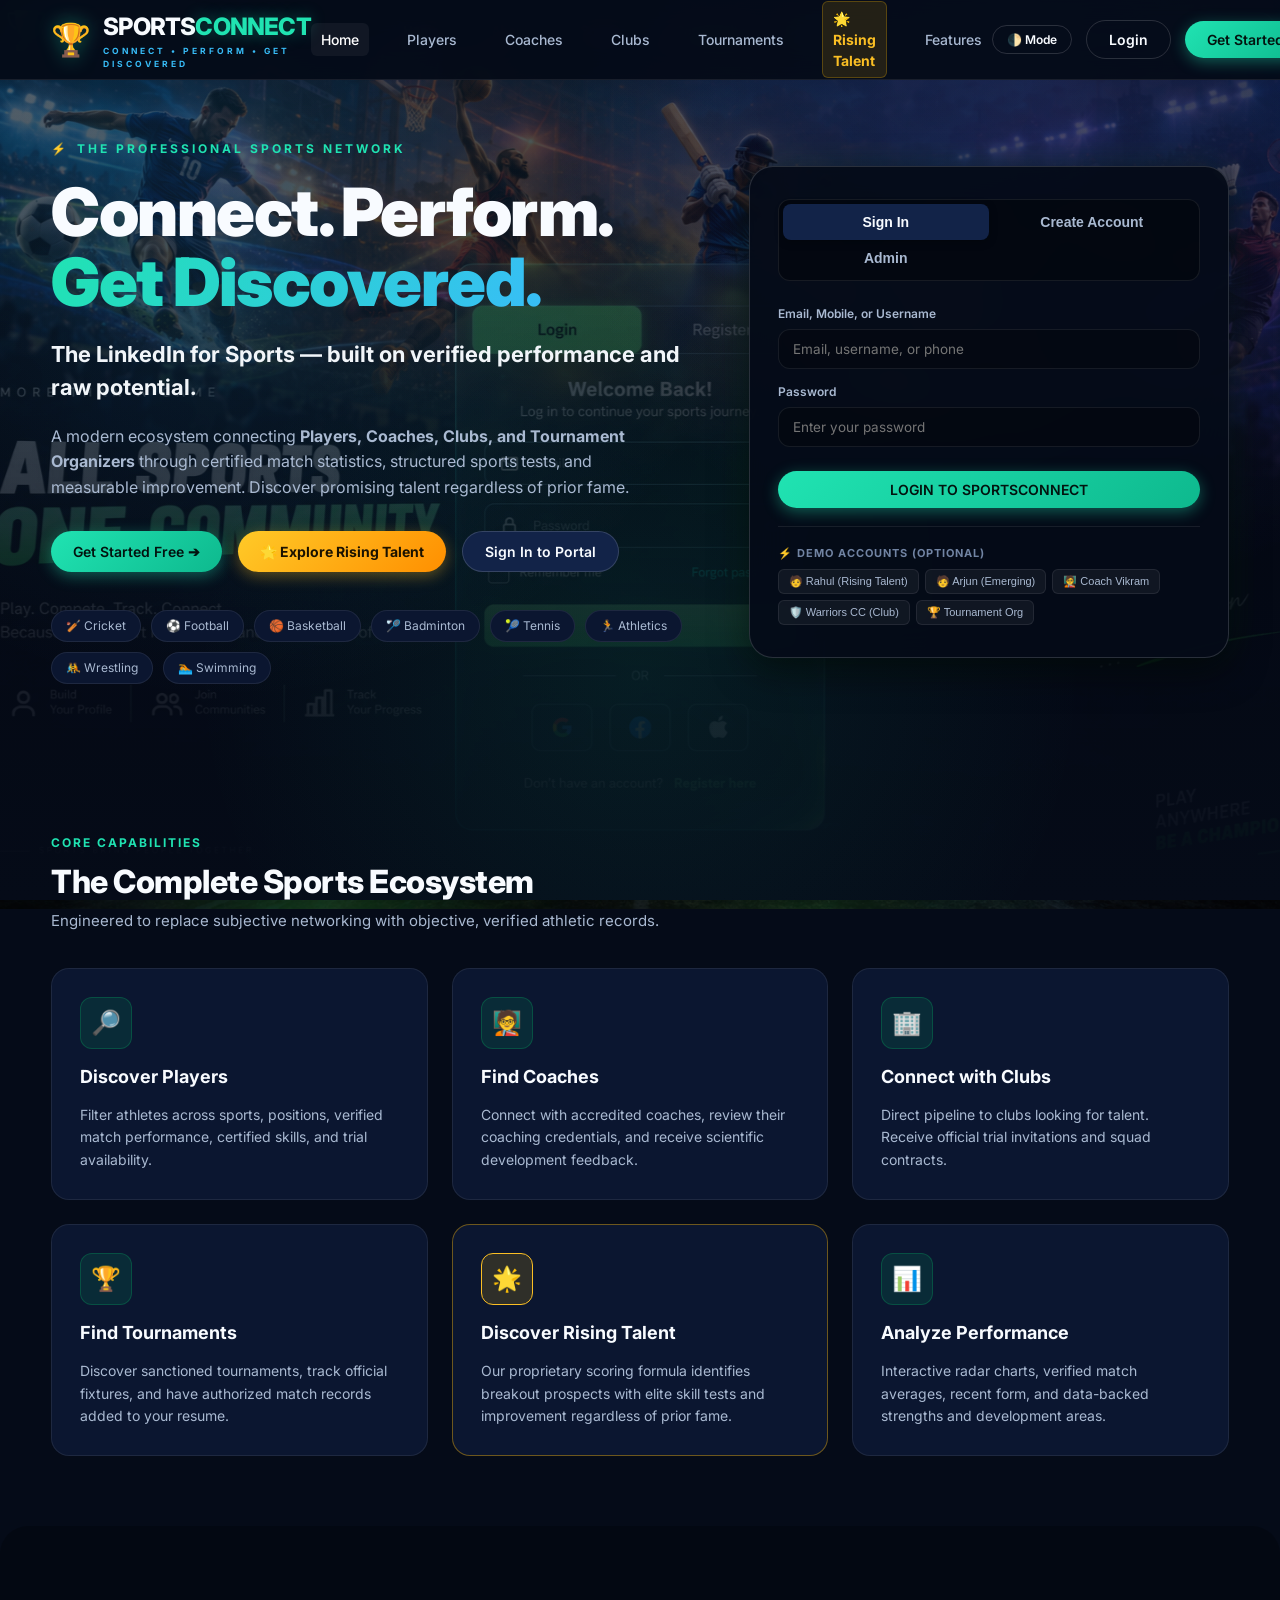
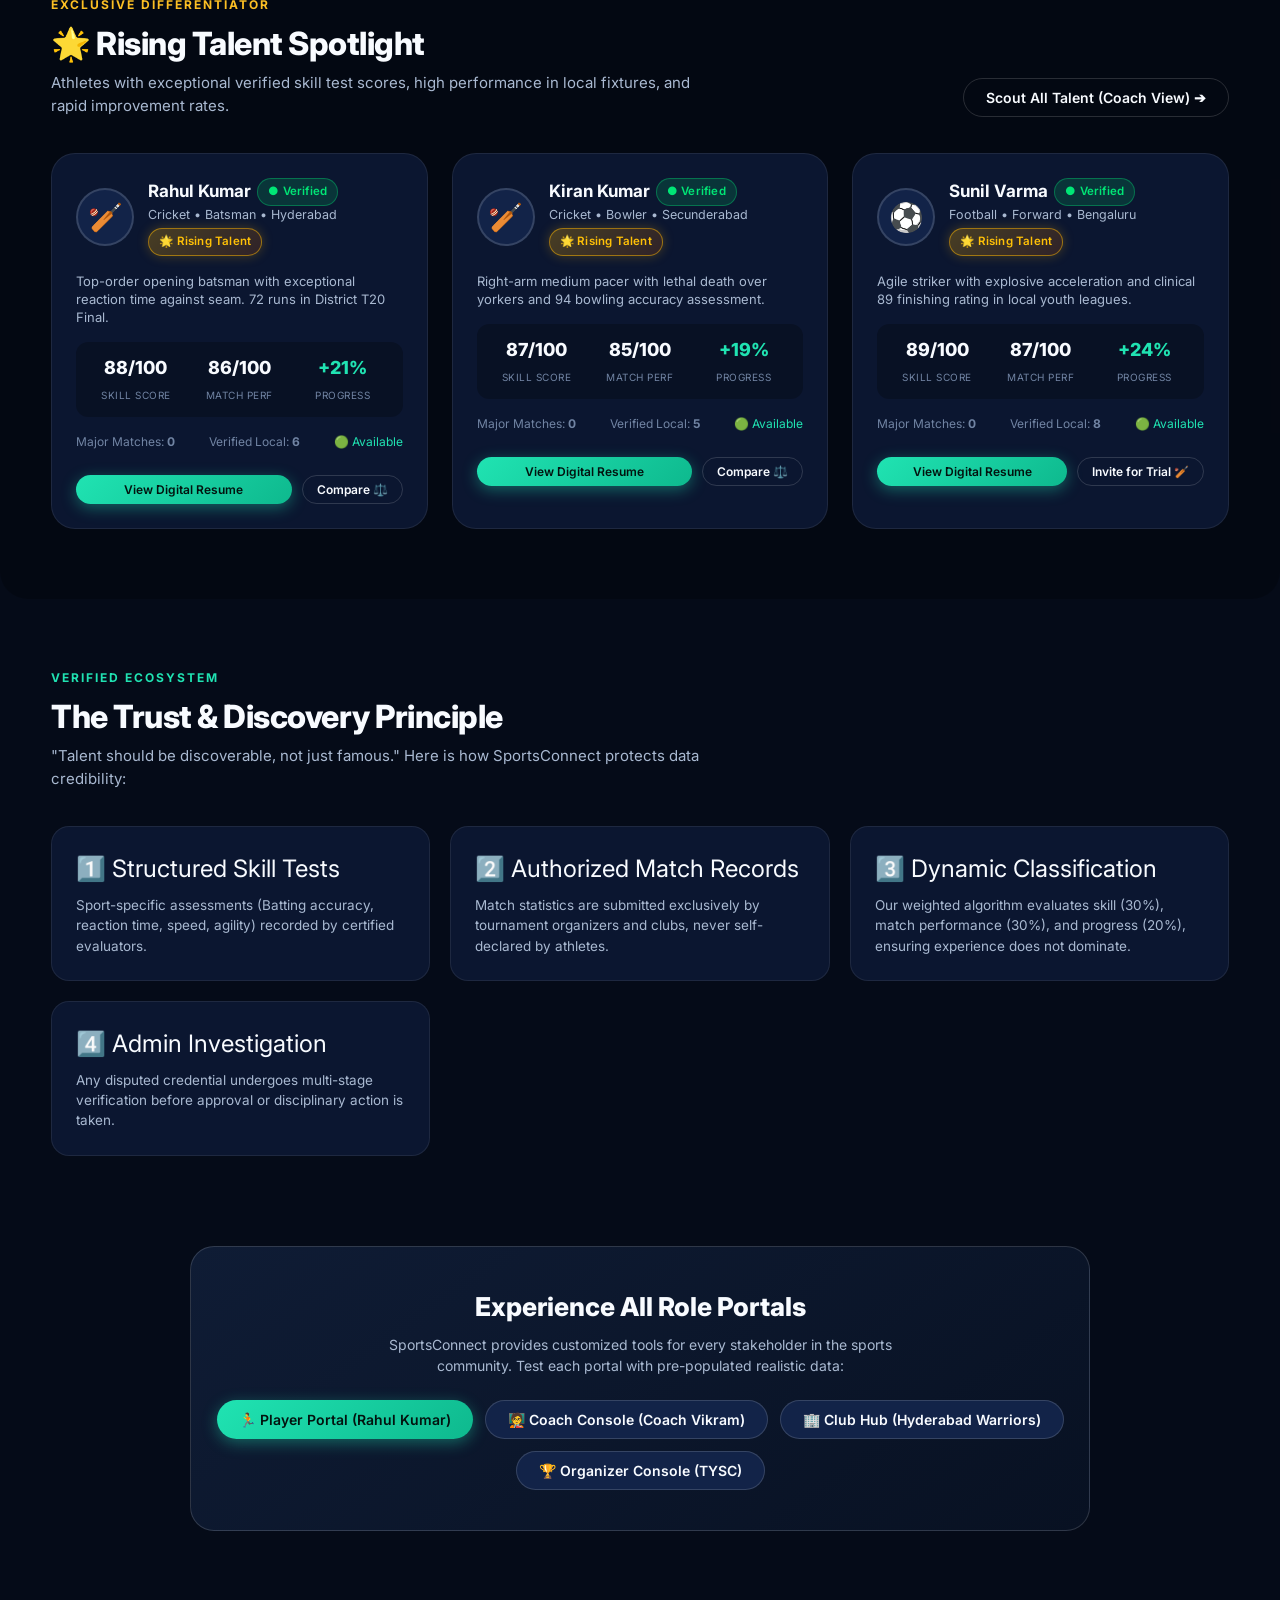
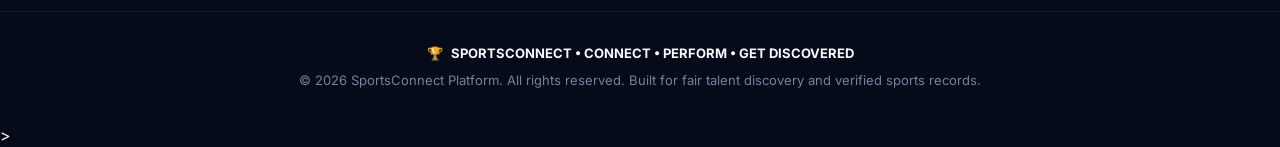
<file: index.html>
<!DOCTYPE html>
<html lang="en">
<head>
  <meta charset="UTF-8">
  <meta name="viewport" content="width=device-width, initial-scale=1.0">
  <title>SportsConnect | The LinkedIn for Sports — Connect. Perform. Get Discovered.</title>
  <link rel="icon" type="image/svg+xml" href="/favicon.svg">
  <link rel="preconnect" href="https://fonts.googleapis.com">
  <link rel="preconnect" href="https://fonts.gstatic.com" crossorigin>
  <link href="https://fonts.googleapis.com/css2?family=Inter:wght@400;500;600;700;800;900&display=swap" rel="stylesheet">
  <link rel="stylesheet" href="style.css">
</head>
<body>

  <!-- Dynamic Stadium Backdrop -->
  <div class="page-bg"></div>
  <div class="bg-overlay"></div>

  <!-- Top Navigation Bar -->
  <header class="navbar">
    <a class="brand" href="#home">
      <div class="brand-icon">🏆</div>
      <div>
        <div class="brand-name">SPORTS<span>CONNECT</span></div>
        <div class="brand-tagline">Connect • Perform • Get Discovered</div>
      </div>
    </a>

    <nav class="main-nav">
      <a href="#home" class="active">Home</a>
      <a href="discover.html?tab=players">Players</a>
      <a href="discover.html?tab=coaches">Coaches</a>
      <a href="discover.html?tab=clubs">Clubs</a>
      <a href="discover.html?tab=tournaments">Tournaments</a>
      <a href="discover.html?tab=rising" class="highlight">🌟 Rising Talent</a>
      <a href="#features">Features</a>
    </nav>

    <div class="nav-actions">
      <button class="btn btn-outline btn-sm" onclick="UIController.toggleTheme()" title="Toggle Dark/Light Mode">🌓 Mode</button>
      <button class="btn btn-outline" onclick="openAuthModal('login')">Login</button>
      <button class="btn btn-primary" onclick="openAuthModal('register')">Get Started</button>
    </div>
  </header>

  <!-- Hero Section -->
  <main id="home">
    <div class="hero-container">
      <div class="hero-content">
        <div class="hero-eyebrow">
          <span>⚡</span> THE PROFESSIONAL SPORTS NETWORK
        </div>

        <h1 class="hero-title">
          Connect. Perform.<br>
          <span class="accent">Get Discovered.</span>
        </h1>

        <div class="hero-tagline">
          The LinkedIn for Sports — built on verified performance and raw potential.
        </div>

        <p class="hero-description">
          A modern ecosystem connecting <b>Players, Coaches, Clubs, and Tournament Organizers</b> through certified match statistics, structured sports tests, and measurable improvement. 
          Discover promising talent regardless of prior fame.
        </p>

        <div class="hero-actions">
          <button class="btn btn-primary" onclick="openAuthModal('register')">
            Get Started Free ➔
          </button>
          <a href="#rising-talent" class="btn btn-gold">
            🌟 Explore Rising Talent
          </a>
          <button class="btn btn-secondary" onclick="openAuthModal('login')">
            Sign In to Portal
          </button>
        </div>

        <div class="sports-ticker">
          <span class="sport-pill">🏏 Cricket</span>
          <span class="sport-pill">⚽ Football</span>
          <span class="sport-pill">🏀 Basketball</span>
          <span class="sport-pill">🏸 Badminton</span>
          <span class="sport-pill">🎾 Tennis</span>
          <span class="sport-pill">🏃 Athletics</span>
          <span class="sport-pill">🤼 Wrestling</span>
          <span class="sport-pill">🏊 Swimming</span>
        </div>
      </div>

      <!-- Hero Interactive Card (Fast Access & Auth) -->
      <div class="auth-box" id="heroAuthCard">
        <div class="auth-tabs">
          <button id="tabLogin" class="auth-tab active" onclick="switchLandingTab('login')">Sign In</button>
          <button id="tabRegister" class="auth-tab" onclick="switchLandingTab('register')">Create Account</button>
          <button id="tabAdmin" class="auth-tab" onclick="switchLandingTab('admin')">Admin</button>
        </div>

        <!-- Login Form -->
        <div id="landingLoginView">
          <div class="form-group">
            <label class="form-label">Email, Mobile, or Username</label>
            <input id="loginIdent" class="form-input" placeholder="Email, username, or phone" autocomplete="username">
          </div>
          <div class="form-group">
            <label class="form-label">Password</label>
            <input id="loginPass" type="password" class="form-input" placeholder="Enter your password" autocomplete="current-password">
          </div>

          <button class="btn btn-primary" style="width:100%; margin-top:10px;" onclick="handleLandingLogin()">
            LOGIN TO SPORTSCONNECT
          </button>

          <div class="quick-login-pills">
            <div class="quick-title">⚡ Demo Accounts (optional)</div>
            <div class="demo-pill-row">
              <button class="demo-pill" onclick="SessionManager.switchDemoUser('player1')">🧑 Rahul (Rising Talent)</button>
              <button class="demo-pill" onclick="SessionManager.switchDemoUser('player2')">🧑 Arjun (Emerging)</button>
              <button class="demo-pill" onclick="SessionManager.switchDemoUser('coach')">🧑‍🏫 Coach Vikram</button>
              <button class="demo-pill" onclick="SessionManager.switchDemoUser('club')">🛡️ Warriors CC (Club)</button>
              <button class="demo-pill" onclick="SessionManager.switchDemoUser('organizer')">🏆 Tournament Org</button>
            </div>
          </div>
        </div>

        <!-- Admin Login Form -->
        <div id="landingAdminView" style="display:none;">
          <div class="quick-title" style="margin-bottom:8px;">🔐 ADMINISTRATOR LOGIN</div>
          <div class="form-group">
            <label class="form-label">Admin Username</label>
            <input id="adminIdent" class="form-input" placeholder="Admin username" autocomplete="username">
          </div>
          <div class="form-group">
            <label class="form-label">Admin Password</label>
            <input id="adminPass" type="password" class="form-input" placeholder="Admin password" autocomplete="current-password">
          </div>
          <div class="form-group">
            <label class="form-label">Authenticator Code <span style="color:var(--text-muted);font-weight:400;">(if MFA is enabled)</span></label>
            <input id="adminTotpCode" class="form-input" inputmode="numeric" pattern="[0-9]{6}" maxlength="6" placeholder="6-digit code" autocomplete="one-time-code" aria-describedby="adminMfaHint">
            <small id="adminMfaHint" style="color:var(--text-muted);">Enter the current code from your authenticator app when administrator MFA is configured.</small>
          </div>
          <button class="btn btn-primary" style="width:100%; margin-top:10px;" onclick="handleLandingAdminLogin()">
            LOGIN AS ADMIN
          </button>
          <p style="font-size:12px;color:var(--text-muted);margin-top:10px;">Admin access is restricted to the authorized administrator account.</p>
        </div>

        <!-- Registration Form -->
        <div id="landingRegisterView" style="display:none;">
          <div class="quick-title" style="margin-bottom:8px;">SELECT ACCOUNT TYPE</div>
          <div class="role-select-grid">
            <button class="role-btn selected" id="roleBtnPlayer" onclick="selectRole('Player')"><span class="icon">🏃</span><div><b>Player</b><small>Get Discovered</small></div></button>
            <button class="role-btn" id="roleBtnCoach" onclick="selectRole('Coach')"><span class="icon">🧑‍🏫</span><div><b>Coach</b><small>Scout & Train</small></div></button>
            <button class="role-btn" id="roleBtnClub" onclick="selectRole('Club')"><span class="icon">🏢</span><div><b>Club</b><small>Recruit Squads</small></div></button>
            <button class="role-btn" id="roleBtnOrganizer" onclick="selectRole('Organizer')"><span class="icon">🏆</span><div><b>Organizer</b><small>Host & Verify</small></div></button>
            <button class="role-btn" id="roleBtnReferee" onclick="selectRole('Referee')"><span class="icon">🧑‍⚖️</span><div><b>Referee</b><small>Manage Games</small></div></button>
          </div>
          <div class="form-group"><label class="form-label">Full Name</label><input id="regName" class="form-input" placeholder="Full name" required></div>
          <div style="display:grid;grid-template-columns:1fr 1fr;gap:10px;">
            <div class="form-group"><label class="form-label">Username</label><input id="regUsername" class="form-input" placeholder="Choose username" required></div>
            <div class="form-group"><label class="form-label">Phone</label><input id="regPhone" class="form-input" placeholder="Phone number" required></div>
          </div>
          <div style="display:grid;grid-template-columns:1fr 1fr;gap:10px;">
            <div class="form-group"><label class="form-label">Email</label><input id="regEmail" type="email" class="form-input" placeholder="Email address" required></div>
            <div class="form-group"><label class="form-label">Password</label><input id="regPassword" type="password" class="form-input" placeholder="Create password (8+ chars)" minlength="8" required></div>
          </div>
          <div id="registrationRoleDetails"></div>
          <button class="btn btn-primary" style="width:100%;margin-top:10px;" onclick="handleLandingRegister()">CREATE SPORTSCONNECT ACCOUNT</button>
        </div>
      </div>
    </div>
  </main>



  <!-- Single-page authenticated application -->
  <section id="indexApp" class="section" style="display:none; padding-top:110px; min-height:80vh;">
    <div class="section-header">
      <div>
        <div class="section-tag">SPORTSCONNECT PORTAL</div>
        <h2 class="section-title" id="indexAppTitle">Welcome</h2>
        <p class="section-subtitle" id="indexAppSubtitle">Your account dashboard.</p>
      </div>
      <button class="btn btn-outline" onclick="SessionManager.logout()">Logout</button>
    </div>
    <div id="indexUserCard" class="feature-card" style="margin-bottom:18px;"></div>
    <div id="indexRoleNav" class="features-grid"></div>
    <div id="indexRoleContent" style="margin-top:18px;"></div>
  </section>

  <!-- Key Features Section -->
  <section id="features" class="section">
    <div class="section-header">
      <div>
        <div class="section-tag">CORE CAPABILITIES</div>
        <h2 class="section-title">The Complete Sports Ecosystem</h2>
        <p class="section-subtitle">
          Engineered to replace subjective networking with objective, verified athletic records.
        </p>
      </div>
    </div>

    <div class="features-grid">
      <div class="feature-card">
        <div class="feature-icon-wrapper">🔎</div>
        <h3>Discover Players</h3>
        <p>Filter athletes across sports, positions, verified match performance, certified skills, and trial availability.</p>
      </div>
      <div class="feature-card">
        <div class="feature-icon-wrapper">🧑‍🏫</div>
        <h3>Find Coaches</h3>
        <p>Connect with accredited coaches, review their coaching credentials, and receive scientific development feedback.</p>
      </div>
      <div class="feature-card">
        <div class="feature-icon-wrapper">🏢</div>
        <h3>Connect with Clubs</h3>
        <p>Direct pipeline to clubs looking for talent. Receive official trial invitations and squad contracts.</p>
      </div>
      <div class="feature-card">
        <div class="feature-icon-wrapper">🏆</div>
        <h3>Find Tournaments</h3>
        <p>Discover sanctioned tournaments, track official fixtures, and have authorized match records added to your resume.</p>
      </div>
      <div class="feature-card" style="border-color: rgba(255, 184, 0, 0.4);">
        <div class="feature-icon-wrapper" style="background: rgba(255, 184, 0, 0.15); color: var(--gold); border-color: var(--gold);">🌟</div>
        <h3>Discover Rising Talent</h3>
        <p>Our proprietary scoring formula identifies breakout prospects with elite skill tests and improvement regardless of prior fame.</p>
      </div>
      <div class="feature-card">
        <div class="feature-icon-wrapper">📊</div>
        <h3>Analyze Performance</h3>
        <p>Interactive radar charts, verified match averages, recent form, and data-backed strengths and development areas.</p>
      </div>
    </div>
  </section>

  <!-- 🌟 Rising Talent Spotlight Section -->
  <section id="rising-talent" class="section" style="background: rgba(0, 0, 0, 0.25); border-radius: 28px;">
    <div class="section-header">
      <div>
        <div class="section-tag" style="color:var(--gold);">EXCLUSIVE DIFFERENTIATOR</div>
        <h2 class="section-title">🌟 Rising Talent Spotlight</h2>
        <p class="section-subtitle">
          Athletes with exceptional verified skill test scores, high performance in local fixtures, and rapid improvement rates.
        </p>
      </div>
      <div>
        <button class="btn btn-outline" onclick="SessionManager.switchDemoUser('coach')">
          Scout All Talent (Coach View) ➔
        </button>
      </div>
    </div>

    <div class="talent-grid">
      <!-- Player 1: Rahul Kumar -->
      <div class="talent-card">
        <div class="talent-header">
          <div class="talent-avatar">🏏</div>
          <div class="talent-meta">
            <h4>Rahul Kumar <span class="badge badge-verified">● Verified</span></h4>
            <div class="talent-subtitle">Cricket • Batsman • Hyderabad</div>
            <div class="badge badge-rising" style="margin-top:4px;">🌟 Rising Talent</div>
          </div>
        </div>

        <p style="font-size:13px; color:var(--text-secondary); line-height:1.4;">
          Top-order opening batsman with exceptional reaction time against seam. 72 runs in District T20 Final.
        </p>

        <div class="talent-metrics-row">
          <div class="metric-box">
            <strong>88/100</strong>
            <small>Skill Score</small>
          </div>
          <div class="metric-box">
            <strong>86/100</strong>
            <small>Match Perf</small>
          </div>
          <div class="metric-box">
            <strong class="progress-up">+21%</strong>
            <small>Progress</small>
          </div>
        </div>

        <div style="font-size:12px; color:var(--text-muted); display:flex; justify-content:space-between;">
          <span>Major Matches: <b>0</b></span>
          <span>Verified Local: <b>6</b></span>
          <span style="color:var(--primary);">🟢 Available</span>
        </div>

        <div style="display:flex; gap:10px; margin-top:8px;">
          <button class="btn btn-primary btn-sm" style="flex:1;" onclick="SessionManager.switchDemoUser('player1')">
            View Digital Resume
          </button>
          <button class="btn btn-outline btn-sm" onclick="UIController.openComparisonModal(DEMO_USERS.player1, DEMO_USERS.player2)">
            Compare ⚖️
          </button>
        </div>
      </div>

      <!-- Player 2: Kiran Kumar -->
      <div class="talent-card">
        <div class="talent-header">
          <div class="talent-avatar">🏏</div>
          <div class="talent-meta">
            <h4>Kiran Kumar <span class="badge badge-verified">● Verified</span></h4>
            <div class="talent-subtitle">Cricket • Bowler • Secunderabad</div>
            <div class="badge badge-rising" style="margin-top:4px;">🌟 Rising Talent</div>
          </div>
        </div>

        <p style="font-size:13px; color:var(--text-secondary); line-height:1.4;">
          Right-arm medium pacer with lethal death over yorkers and 94 bowling accuracy assessment.
        </p>

        <div class="talent-metrics-row">
          <div class="metric-box">
            <strong>87/100</strong>
            <small>Skill Score</small>
          </div>
          <div class="metric-box">
            <strong>85/100</strong>
            <small>Match Perf</small>
          </div>
          <div class="metric-box">
            <strong class="progress-up">+19%</strong>
            <small>Progress</small>
          </div>
        </div>

        <div style="font-size:12px; color:var(--text-muted); display:flex; justify-content:space-between;">
          <span>Major Matches: <b>0</b></span>
          <span>Verified Local: <b>5</b></span>
          <span style="color:var(--primary);">🟢 Available</span>
        </div>

        <div style="display:flex; gap:10px; margin-top:8px;">
          <button class="btn btn-primary btn-sm" style="flex:1;" onclick="SessionManager.switchDemoUser('player3')">
            View Digital Resume
          </button>
          <button class="btn btn-outline btn-sm" onclick="UIController.openComparisonModal(DEMO_USERS.player1, DEMO_USERS.player3)">
            Compare ⚖️
          </button>
        </div>
      </div>

      <!-- Player 3: Sunil Varma -->
      <div class="talent-card">
        <div class="talent-header">
          <div class="talent-avatar">⚽</div>
          <div class="talent-meta">
            <h4>Sunil Varma <span class="badge badge-verified">● Verified</span></h4>
            <div class="talent-subtitle">Football • Forward • Bengaluru</div>
            <div class="badge badge-rising" style="margin-top:4px;">🌟 Rising Talent</div>
          </div>
        </div>

        <p style="font-size:13px; color:var(--text-secondary); line-height:1.4;">
          Agile striker with explosive acceleration and clinical 89 finishing rating in local youth leagues.
        </p>

        <div class="talent-metrics-row">
          <div class="metric-box">
            <strong>89/100</strong>
            <small>Skill Score</small>
          </div>
          <div class="metric-box">
            <strong>87/100</strong>
            <small>Match Perf</small>
          </div>
          <div class="metric-box">
            <strong class="progress-up">+24%</strong>
            <small>Progress</small>
          </div>
        </div>

        <div style="font-size:12px; color:var(--text-muted); display:flex; justify-content:space-between;">
          <span>Major Matches: <b>0</b></span>
          <span>Verified Local: <b>8</b></span>
          <span style="color:var(--primary);">🟢 Available</span>
        </div>

        <div style="display:flex; gap:10px; margin-top:8px;">
          <button class="btn btn-primary btn-sm" style="flex:1;" onclick="UIController.showToast('Demo profile for Sunil loaded.')">
            View Digital Resume
          </button>
          <button class="btn btn-outline btn-sm" onclick="UIController.showToast('Trial invite created for Sunil.')">
            Invite for Trial 🏏
          </button>
        </div>
      </div>
    </div>
  </section>

  <!-- How It Works Section -->
  <section id="how-it-works" class="section">
    <div class="section-header">
      <div>
        <div class="section-tag">VERIFIED ECOSYSTEM</div>
        <h2 class="section-title">The Trust & Discovery Principle</h2>
        <p class="section-subtitle">
          "Talent should be discoverable, not just famous." Here is how SportsConnect protects data credibility:
        </p>
      </div>
    </div>

    <div style="display:grid; grid-template-columns:repeat(auto-fit, minmax(280px, 1fr)); gap:20px;">
      <div style="background:var(--bg-surface); padding:24px; border-radius:var(--radius-lg); border:1px solid var(--border-subtle);">
        <div style="font-size:24px; margin-bottom:8px;">1️⃣ Structured Skill Tests</div>
        <p style="font-size:13.5px; color:var(--text-secondary);">
          Sport-specific assessments (Batting accuracy, reaction time, speed, agility) recorded by certified evaluators.
        </p>
      </div>
      <div style="background:var(--bg-surface); padding:24px; border-radius:var(--radius-lg); border:1px solid var(--border-subtle);">
        <div style="font-size:24px; margin-bottom:8px;">2️⃣ Authorized Match Records</div>
        <p style="font-size:13.5px; color:var(--text-secondary);">
          Match statistics are submitted exclusively by tournament organizers and clubs, never self-declared by athletes.
        </p>
      </div>
      <div style="background:var(--bg-surface); padding:24px; border-radius:var(--radius-lg); border:1px solid var(--border-subtle);">
        <div style="font-size:24px; margin-bottom:8px;">3️⃣ Dynamic Classification</div>
        <p style="font-size:13.5px; color:var(--text-secondary);">
          Our weighted algorithm evaluates skill (30%), match performance (30%), and progress (20%), ensuring experience does not dominate.
        </p>
      </div>
      <div style="background:var(--bg-surface); padding:24px; border-radius:var(--radius-lg); border:1px solid var(--border-subtle);">
        <div style="font-size:24px; margin-bottom:8px;">4️⃣ Admin Investigation</div>
        <p style="font-size:13.5px; color:var(--text-secondary);">
          Any disputed credential undergoes multi-stage verification before approval or disciplinary action is taken.
        </p>
      </div>
    </div>
  </section>

  <!-- Demo Access Panel -->
  <section id="demo-access" class="section" style="text-align:center; padding-top:20px; padding-bottom:80px;">
    <div style="background:linear-gradient(145deg, #0f1c35, #081122); border:1px solid var(--border-medium); border-radius:var(--radius-xl); padding:40px 24px; max-width:900px; margin:0 auto;">
      <h3 style="font-size:26px; font-weight:800; margin-bottom:8px;">Experience All Role Portals</h3>
      <p style="color:var(--text-secondary); max-width:580px; margin:0 auto 24px; font-size:14px;">
        SportsConnect provides customized tools for every stakeholder in the sports community. Test each portal with pre-populated realistic data:
      </p>

      <div style="display:flex; flex-wrap:wrap; justify-content:center; gap:12px;">
        <button class="btn btn-primary" onclick="SessionManager.switchDemoUser('player1')">
          🏃 Player Portal (Rahul Kumar)
        </button>
        <button class="btn btn-secondary" onclick="SessionManager.switchDemoUser('coach')">
          🧑‍🏫 Coach Console (Coach Vikram)
        </button>
        <button class="btn btn-secondary" onclick="SessionManager.switchDemoUser('club')">
          🏢 Club Hub (Hyderabad Warriors)
        </button>
        <button class="btn btn-secondary" onclick="SessionManager.switchDemoUser('organizer')">
          🏆 Organizer Console (TYSC)
        </button>
      </div>
    </div>
  </section>

  <footer style="border-top:1px solid var(--border-subtle); padding:32px 4%; text-align:center; color:var(--text-muted); font-size:13px;">
    <div style="display:flex; align-items:center; justify-content:center; gap:8px; margin-bottom:8px; font-weight:700; color:var(--text-primary);">
      <span>🏆</span> SPORTSCONNECT &bull; CONNECT &bull; PERFORM &bull; GET DISCOVERED
    </div>
    &copy; 2026 SportsConnect Platform. All rights reserved. Built for fair talent discovery and verified sports records.
  </footer>

  <!-- Scripts -->
  <script src="app.js"></script>
  <script>
    let selectedRegRole = 'Player';
    function switchLandingTab(tab) {
      document.getElementById('tabLogin').classList.toggle('active', tab === 'login');
      document.getElementById('tabRegister').classList.toggle('active', tab === 'register');
      document.getElementById('tabAdmin').classList.toggle('active', tab === 'admin');
      document.getElementById('landingLoginView').style.display = tab === 'login' ? 'block' : 'none';
      document.getElementById('landingRegisterView').style.display = tab === 'register' ? 'block' : 'none';
      document.getElementById('landingAdminView').style.display = tab === 'admin' ? 'block' : 'none';
      if (tab === 'register') selectRole(selectedRegRole);
    }
    async function handleLandingAdminLogin() {
      const id = document.getElementById('adminIdent').value.trim();
      const pass = document.getElementById('adminPass').value;
      const totpCode = document.getElementById('adminTotpCode').value.trim();
      if (!id || !pass) { UIController.showToast('Enter Admin username and password.','info'); return; }
      if (totpCode && !/^\d{6}$/.test(totpCode)) { UIController.showToast('Authenticator code must be exactly 6 digits.','info'); return; }
      const res = await DataService.login(id, pass, totpCode);
      if (res.success && res.user && res.user.role === 'Admin') {
        SessionManager.setUser(res.user);
        UIController.showToast('Admin signed in successfully.');
        // Admin gets the dedicated protected admin workspace.
        setTimeout(() => { window.location.href = 'admin-portal.html'; }, 250);
      } else {
        UIController.showToast(res.error || 'Invalid Admin credentials.','info');
      }
    }
    async function handleLandingLogin() {
      const id=document.getElementById('loginIdent').value.trim(), pass=document.getElementById('loginPass').value;
      const res=await DataService.login(id,pass);
      if(res.success&&res.user){SessionManager.setUser(res.user);UIController.showToast('Signed in successfully as '+res.user.full_name);setTimeout(()=>SessionManager.redirectForRole(res.user.role),300);}
      else if(res.account_exists===false&&id.includes('@')){switchLandingTab('register');document.getElementById('regEmail').value=id.toLowerCase();UIController.showToast('No account found. Create a new SportsConnect account.','info');}
      else UIController.showToast(res.error||'Login failed','info');
    }
    function openAuthModal(mode){switchLandingTab(mode);document.getElementById('heroAuthCard').scrollIntoView({behavior:'smooth',block:'center'});}

    function showIndexDashboard(user) {
      const app=document.getElementById('indexApp');
      if(!app || !user) return;
      const role=String(user.role||'Player');
      const name=user.full_name||user.name||user.username||'SportHub Member';
      const username=user.username ? '@'+user.username : '';
      document.getElementById('indexAppTitle').textContent=`Welcome, ${name}`;
      document.getElementById('indexAppSubtitle').textContent=`${role} Portal ${username ? '• '+username : ''}`;
      document.getElementById('indexUserCard').innerHTML=`<div style="display:flex;justify-content:space-between;gap:20px;align-items:center;flex-wrap:wrap"><div><div class="section-tag">SIGNED IN ACCOUNT</div><h3 style="font-size:24px;margin:4px 0">${escapeIndex(name)}</h3><p style="margin:0;color:var(--text-secondary)">${escapeIndex(username)} ${user.email?'• '+escapeIndex(user.email):''}</p></div><div class="badge badge-verified">${escapeIndex(role)}</div></div>`;
      const modules={
        Player:[['My Matches','View upcoming games, history and results','📅'],['Performance','Track verified match stats and progress','📈'],['Achievements','Certificates, tests and milestones','🏅'],['Trials','Find and manage trial applications','🎯'],['Network','Messages, connections and discovery','💬'],['Profile','Keep your sports resume updated','👤']],
        Coach:[['Players','Search and scout registered players','🔎'],['Teams','Manage squad and player development','👥'],['Training','Plan sessions and coaching work','🏋️'],['Performance','Review player statistics and progress','📊'],['Trials','Invite and manage trial applicants','🎯'],['Messages','Communicate with players and clubs','💬']],
        Organizer:[['Tournaments','Create and manage competitions','🏆'],['Fixtures','Build schedules and match fixtures','🗓️'],['Teams','Manage registered participants','👥'],['Results','Record results and standings','📋'],['Events','Manage sports events and venues','📍'],['Verification','Review match and participant records','✅']],
        Referee:[['Assigned Matches','View games assigned to you','⚖️'],['Match Details','Open match information and teams','📋'],['Score Entry','Record scores and match outcomes','📝'],['Confirm Result','Submit official result confirmation','✅'],['History','Review completed matches','🕘'],['Profile','Manage official credentials','👤']],
        Club:[['Recruitment','Discover players and rising talent','🔎'],['Squad','Manage club players','👥'],['Trials','Run trials and applications','🎯'],['Matches','Manage club fixtures and results','⚽'],['Analytics','Review squad performance','📊'],['Messages','Communicate with talent','💬']],
        Admin:[['Users','Manage registered platform users','👥'],['Reports','Review reported content and cases','🚨'],['Moderation','Maintain platform integrity','🛡️'],['Sports Records','Review verified platform data','📋'],['Notifications','Platform alerts and actions','🔔'],['Administration','Protected system controls','⚙️']]
      };
      const items=modules[role]||modules.Player;
      document.getElementById('indexRoleNav').innerHTML=items.map((m,i)=>`<button class="feature-card" style="text-align:left;cursor:pointer;border:1px solid var(--border-color);" onclick="openIndexModule('${role}',${i})"><div class="feature-icon-wrapper">${m[2]}</div><h3>${m[0]}</h3><p>${m[1]}</p></button>`).join('');
      document.getElementById('indexRoleContent').innerHTML=`<div class="feature-card"><div class="section-tag">${escapeIndex(role)} WORKSPACE</div><h3 id="indexModuleTitle">Choose a module above</h3><p id="indexModuleText">All authenticated role features now start from index.html. The same logged-in account identity is used throughout this workspace.</p></div>`;
      app.style.display='block';
      document.getElementById('home').style.display='none';
      const features=document.getElementById('features'); if(features) features.style.display='none';
      const footer=document.querySelector('footer'); if(footer) footer.style.display='none';
      window.scrollTo({top:0,behavior:'smooth'});
    }
    function openIndexModule(role,index){
      const modules={Player:['My Matches','Performance','Achievements','Trials','Network','Profile'],Coach:['Players','Teams','Training','Performance','Trials','Messages'],Organizer:['Tournaments','Fixtures','Teams','Results','Events','Verification'],Referee:['Assigned Matches','Match Details','Score Entry','Confirm Result','History','Profile'],Club:['Recruitment','Squad','Trials','Matches','Analytics','Messages'],Admin:['Users','Reports','Moderation','Sports Records','Notifications','Administration']};
      const title=(modules[role]||modules.Player)[index]||'Module';
      document.getElementById('indexModuleTitle').textContent=title;
      document.getElementById('indexModuleText').textContent=`${title} is opened from the ${role} workspace. This single-page shell is ready to connect each module to the backend APIs without changing the account identity or leaving index.html.`;
    }
    function escapeIndex(v){return String(v??'').replace(/[&<>'"]/g,c=>({'&':'&amp;','<':'&lt;','>':'&gt;',"'":'&#39;','"':'&quot;'}[c]));}
    document.addEventListener('DOMContentLoaded', async () => {
      const cachedUser = SessionManager.getUser && SessionManager.getUser();
      if (!cachedUser) return;

      const isAdmin = cachedUser.role === 'Admin';
      const endpoint = isAdmin ? '/api/admin/session' : '/api/auth/me';
      try {
        const response = await fetch(endpoint, {
          credentials: 'same-origin',
          cache: 'no-store'
        });
        if (!response.ok) throw new Error('Session is no longer valid');
        const payload = await response.json();
        if (isAdmin) {
          if (!payload.user || payload.user.role !== 'Admin') throw new Error('Invalid admin session');
          window.location.replace('admin-portal.html');
          return;
        }
        const user = payload.user;
        if (!user || user.status === 'suspended') throw new Error('Invalid user session');
        SessionManager.setUser(user);
        showIndexDashboard(user);
      } catch (error) {
        // Browser storage is only a presentation cache; it cannot keep a user signed in.
        localStorage.removeItem('scUser');
        localStorage.removeItem('sporthubUser');
        const app = document.getElementById('indexApp');
        if (app) app.style.display = 'none';
        const home = document.getElementById('home');
        if (home) home.style.display = '';
        const features = document.getElementById('features');
        if (features) features.style.display = '';
        const footer = document.querySelector('footer');
        if (footer) footer.style.display = '';
      }
    });
  </script>
>
</body>
</html>
</file>
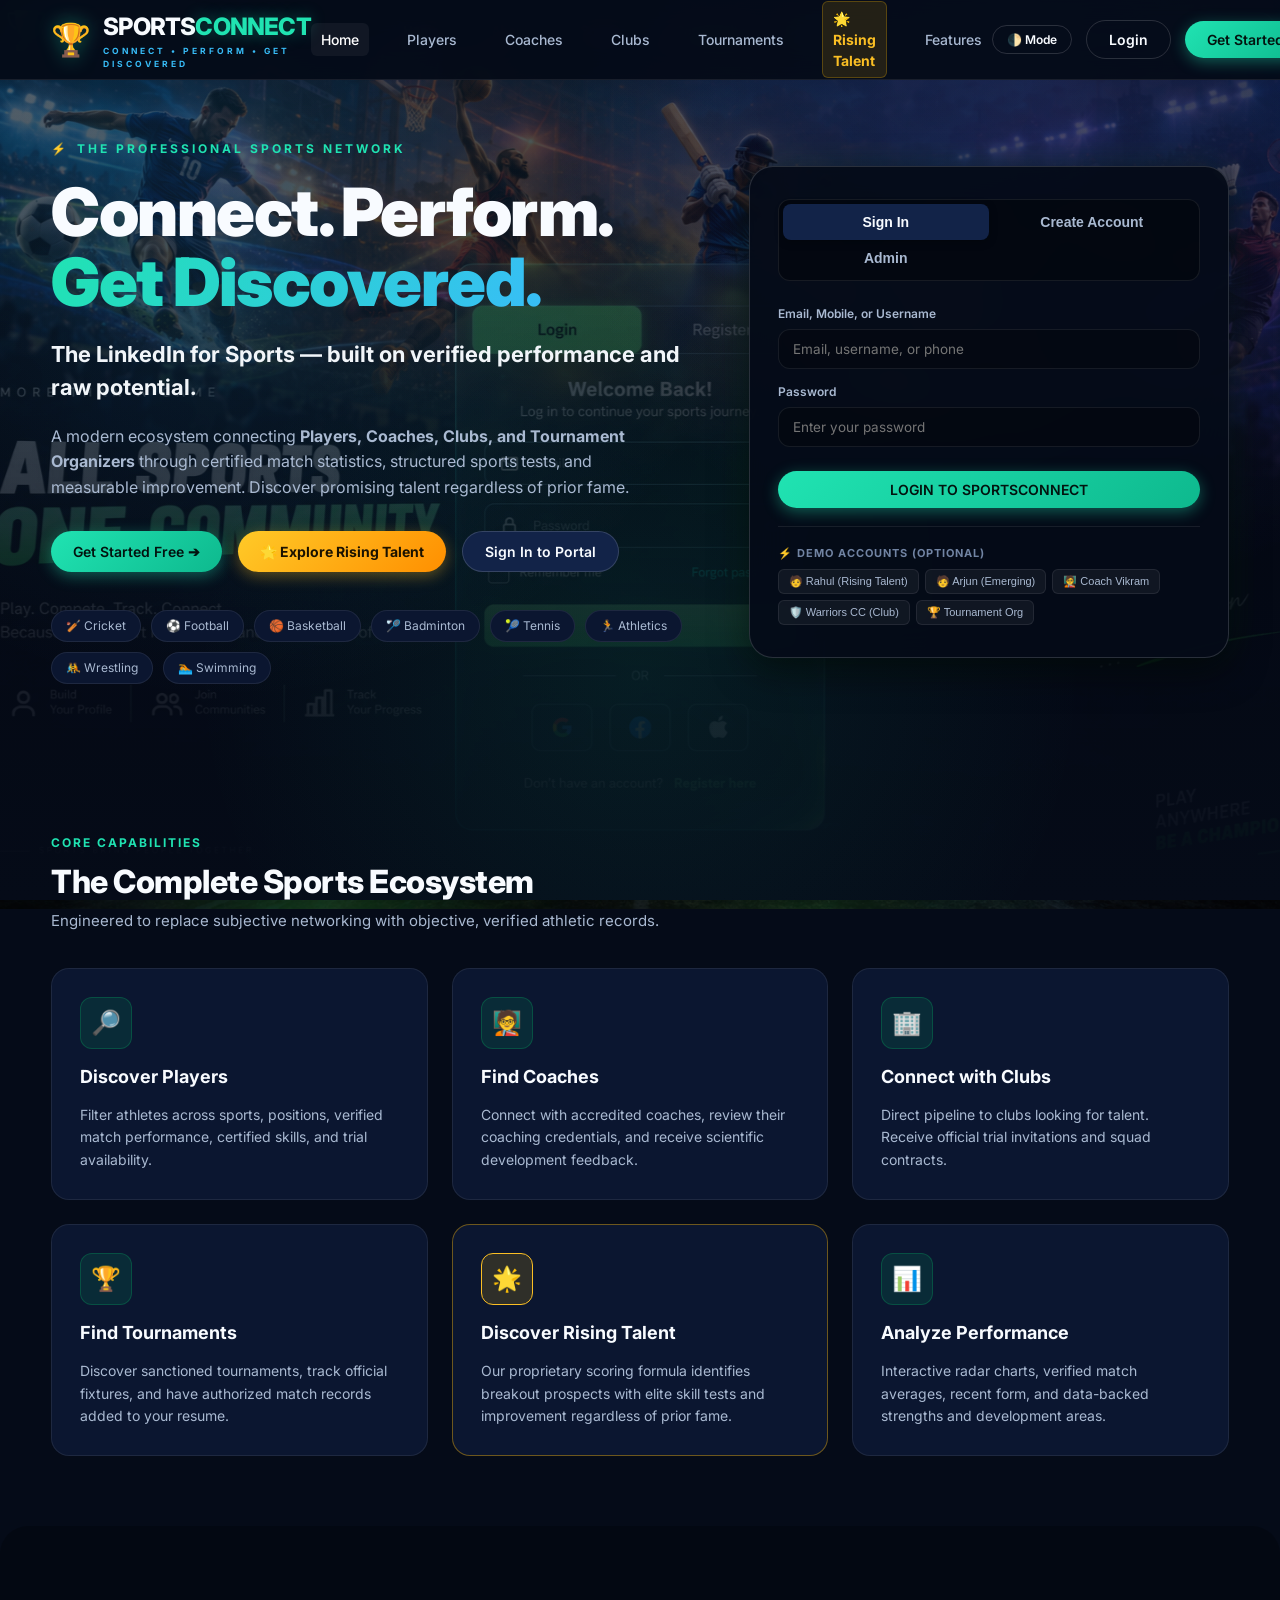
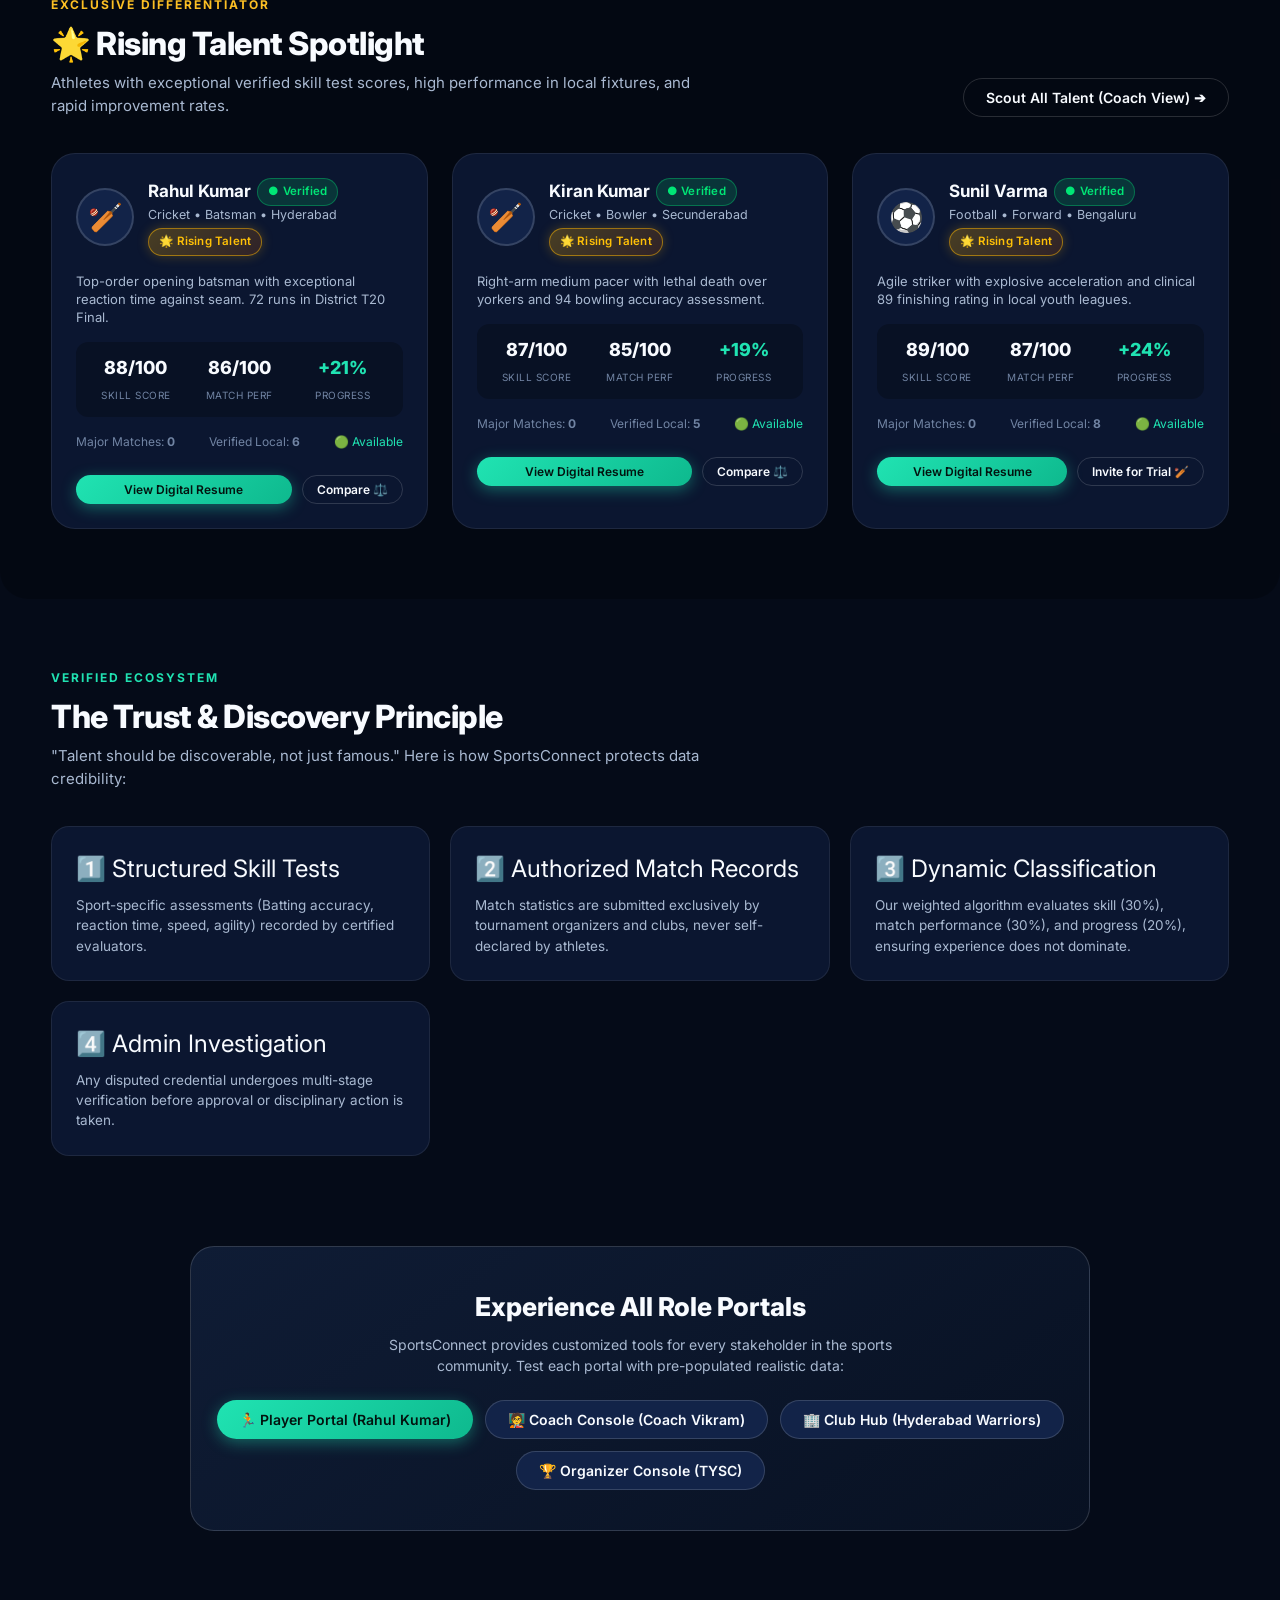
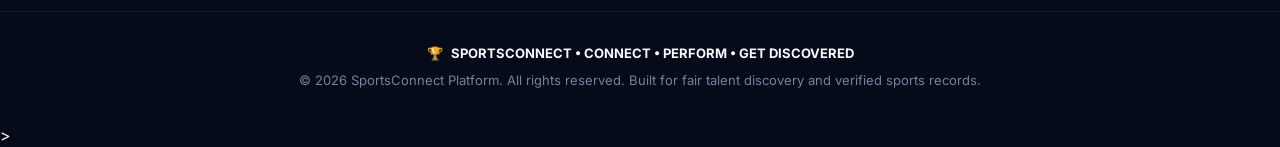
<file: club-dashboard.html>
<!DOCTYPE html>
<html lang="en">
<head>
  <meta charset="UTF-8">
  <meta name="viewport" content="width=device-width, initial-scale=1.0">
  <title>SportsConnect | Club Operations & Recruitment Hub</title>
  <link rel="icon" type="image/svg+xml" href="/favicon.svg">
  <link rel="preconnect" href="https://fonts.googleapis.com">
  <link rel="preconnect" href="https://fonts.gstatic.com" crossorigin>
  <link href="https://fonts.googleapis.com/css2?family=Inter:wght@400;500;600;700;800;900&display=swap" rel="stylesheet">
  <link rel="stylesheet" href="style.css">
  <script src="auth-guard.js" defer></script>
  <script src="identity-sync.js" defer></script>
  <script src="profile-editor.js" defer></script>
</head>
<body data-role="Club">

  <div class="page-bg"></div>
  <div class="bg-overlay"></div>

  <div class="dash-layout">
    <!-- Sidebar -->
    <aside class="dash-sidebar">
      <div class="brand">
        <div class="brand-icon">🛡️</div>
        <div>
          <div class="brand-name">WARRIORS<span>CC</span></div>
          <div class="brand-tagline">CLUB OPERATIONS</div>
        </div>
      </div>

      <nav class="side-menu">
        <button class="side-item active" onclick="showClubSec('roster')">
          <span class="icon">👥</span> Squad & Roster
        </button>
        <button class="side-item" onclick="showClubSec('recruitment')">
          <span class="icon">🔎</span> Player Recruitment
        </button>
        <button class="side-item" onclick="showClubSec('rising')">
          <span class="icon">🌟</span> Rising Talent Pool
        </button>
        <button class="side-item" onclick="showClubSec('trials')">
          <span class="icon">🏏</span> Club Trials (1 Active)
        </button>
        <button class="side-item" onclick="showClubSec('analytics')">
          <span class="icon">📊</span> Team Performance
        </button>
        <button class="side-item" onclick="showClubSec('messages')">
          <span class="icon">💬</span> Recruitment Inquiries
        </button>
      </nav>

      <div style="margin-top:auto; padding-top:16px; border-top:1px solid var(--border-subtle); display:flex; flex-direction:column; gap:8px;">
        <button class="btn btn-outline btn-sm" onclick="UIController.toggleTheme()">🌓 Toggle Mode</button>
        <button class="btn btn-secondary btn-sm" onclick="SessionManager.logout()">🚪 Log Out</button>
      </div>
    </aside>

    <!-- Main Content -->
    <main class="dash-main">
      <div class="dash-topbar">
        <div class="dash-welcome">
          <h2>
            <span>🛡️</span> <span id="clubWelcomeName">Hyderabad Warriors CC</span>
            <span class="badge badge-verified">🟢 Verified Club</span>
          </h2>
          <p id="clubWelcomeMeta">Your registered Club profile</p>
        </div>

        <div style="display:flex; gap:10px; align-items:center;">
          <button class="btn btn-outline btn-sm" onclick="UIController.openNotificationsModal()" title="Notifications">
            🔔 <span class="badge badge-verified" style="padding:1px 5px; font-size:10px;">2</span>
          </button>
          <button class="btn btn-outline btn-sm" onclick="UIController.openMessagesModal('Rahul Kumar', 'Prospect Opening Batsman')">
            💬 Inquiries
          </button>
          <button class="btn btn-outline btn-sm" onclick="UIController.openComparisonModal(DEMO_USERS.player1, DEMO_USERS.player2)">
            ⚖️ Compare Recruits
          </button>
          <button class="btn btn-primary btn-sm" onclick="UIController.showToast('Opening trial invitation composer...')">
            + Invite Athlete
          </button>
        </div>
      </div>

      <!-- KPI Grid -->
      <div class="kpi-grid">
        <div class="kpi-card">
          <div class="kpi-header"><span>Active Squad</span><span>👥</span></div>
          <div class="kpi-value">16</div>
          <div class="kpi-subtitle">Division 1 Registered Roster</div>
        </div>
        <div class="kpi-card">
          <div class="kpi-header"><span>Open Trial Slots</span><span>⚡</span></div>
          <div class="kpi-value" style="color:var(--primary);">12</div>
          <div class="kpi-subtitle">Under-23 Batting Combine</div>
        </div>
        <div class="kpi-card">
          <div class="kpi-header"><span>Win Rate (2026)</span><span>🏆</span></div>
          <div class="kpi-value" style="color:var(--cyan);">83.3%</div>
          <div class="kpi-subtitle">T20 Championship Winners</div>
        </div>
        <div class="kpi-card">
          <div class="kpi-header"><span>Scouted Rising Talent</span><span>🌟</span></div>
          <div class="kpi-value" style="color:var(--gold);">8</div>
          <div class="kpi-subtitle">Shortlisted from district finals</div>
        </div>
      </div>

      <!-- Squad Roster Management -->
      <div class="resume-card" style="padding:28px;" id="secRoster">
        <div style="display:flex; justify-content:space-between; align-items:center; margin-bottom:16px;">
          <h3 style="font-size:18px;">Active Team Members (Verified Match Roster)</h3>
          <span class="badge badge-verified">Official Squad</span>
        </div>

        <div style="display:grid; grid-template-columns:repeat(auto-fit, minmax(280px, 1fr)); gap:14px;">
          <div style="background:var(--bg-surface-elevated); padding:16px; border-radius:var(--radius-md); border:1px solid var(--border-subtle); display:flex; align-items:center; gap:12px;">
            <div style="font-size:32px;">🏏</div>
            <div style="flex:1;">
              <h4 style="font-size:15px;">Rahul Kumar <span class="badge badge-rising">Rising Talent</span></h4>
              <div style="font-size:12px; color:var(--cyan);">Opening Batsman &bull; 72 runs in Final</div>
              <div style="font-size:11px; color:var(--text-muted); margin-top:2px;">Overall Skill: 88/100 &bull; Available for Contract</div>
            </div>
            <button class="btn btn-outline btn-sm" onclick="SessionManager.switchDemoUser('player1')">Profile</button>
          </div>

          <div style="background:var(--bg-surface-elevated); padding:16px; border-radius:var(--radius-md); border:1px solid var(--border-subtle); display:flex; align-items:center; gap:12px;">
            <div style="font-size:32px;">🏏</div>
            <div style="flex:1;">
              <h4 style="font-size:15px;">Arjun Reddy <span class="badge badge-emerging">Emerging</span></h4>
              <div style="font-size:12px; color:var(--text-secondary);">All-rounder &bull; 48 runs, 2 wickets</div>
              <div style="font-size:11px; color:var(--text-muted); margin-top:2px;">Skill: 84/100 &bull; Contracted Member</div>
            </div>
            <button class="btn btn-outline btn-sm" onclick="SessionManager.switchDemoUser('player2')">Profile</button>
          </div>
        </div>
      </div>

      <!-- Recruitment & Trial Pipeline -->
      <div class="resume-card" style="padding:28px;" id="secTrials">
        <div style="display:flex; justify-content:space-between; align-items:center; margin-bottom:14px; flex-wrap:wrap; gap:8px;">
          <div>
            <h3 style="font-size:18px;">Under-23 State League Selection Trials</h3>
            <p style="font-size:13px; color:var(--text-secondary);">
              Target: Top-Order Batsman &bull; Date: 20 September 2026 &bull; Rajiv Gandhi Annex
            </p>
          </div>
          <span class="badge badge-verified">Registration Open</span>
        </div>

        <div style="background:rgba(0,0,0,0.2); padding:16px; border-radius:var(--radius-md); margin-bottom:14px;">
          <h4 style="font-size:14px; margin-bottom:8px;">Invited Prospects & Responses</h4>
          <div style="display:flex; flex-direction:column; gap:8px; font-size:13px;">
            <div style="display:flex; justify-content:space-between; padding:8px 12px; background:var(--bg-surface); border-radius:var(--radius-sm);">
              <span>🏏 Rahul Kumar (Skill: 88, 94% Smart Match)</span>
              <span class="badge badge-verified">✓ Accepted</span>
            </div>
            <div style="display:flex; justify-content:space-between; padding:8px 12px; background:var(--bg-surface); border-radius:var(--radius-sm);">
              <span>🏏 Kiran Kumar (Skill: 87, Bowler Trial Candidate)</span>
              <span class="badge badge-pending">🟡 Invitation Sent</span>
            </div>
          </div>
        </div>

        <button class="btn btn-primary btn-sm" onclick="UIController.showToast('Opening talent scout search...')">
          + Scout Additional Candidates
        </button>
      </div>
    </main>
  </div>

  <!-- Scripts -->
  <script src="app.js"></script>
  <script>/* AUTH_ROLE_GUARD */
(function(){try{const u=JSON.parse(localStorage.getItem('scUser')||localStorage.getItem('sporthubUser')||'null');if(!u||u.role!=='Club'){window.location.href='index.html';return;}}catch(e){window.location.href='index.html';}})();
</script>
  <script>
    function showClubSec(sec) {
      if (sec === 'recruitment' || sec === 'rising') {
        SessionManager.switchDemoUser('coach');
      } else if (sec === 'messages') {
        UIController.showToast('Opening club communications...');
      } else {
        UIController.showToast('Switched view.');
      }
    }
  </script>
</body>
</html>
</file>
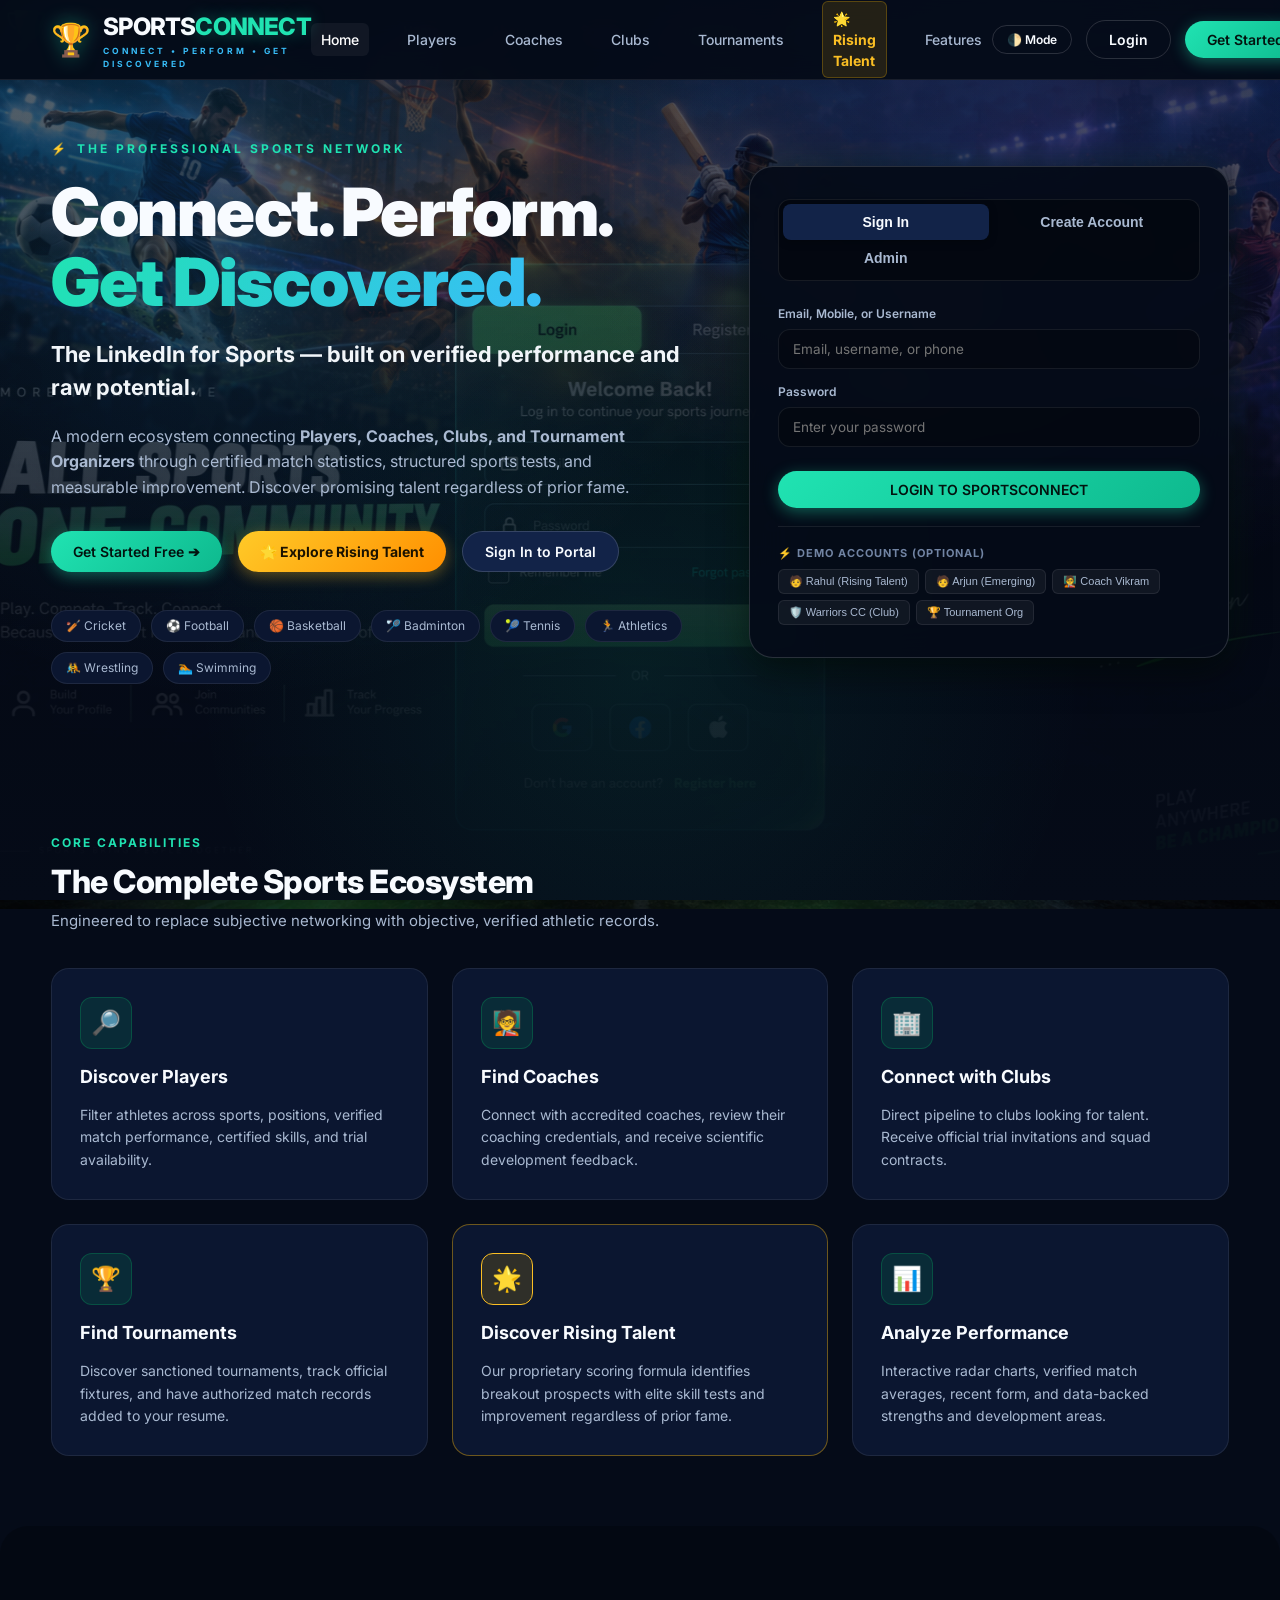
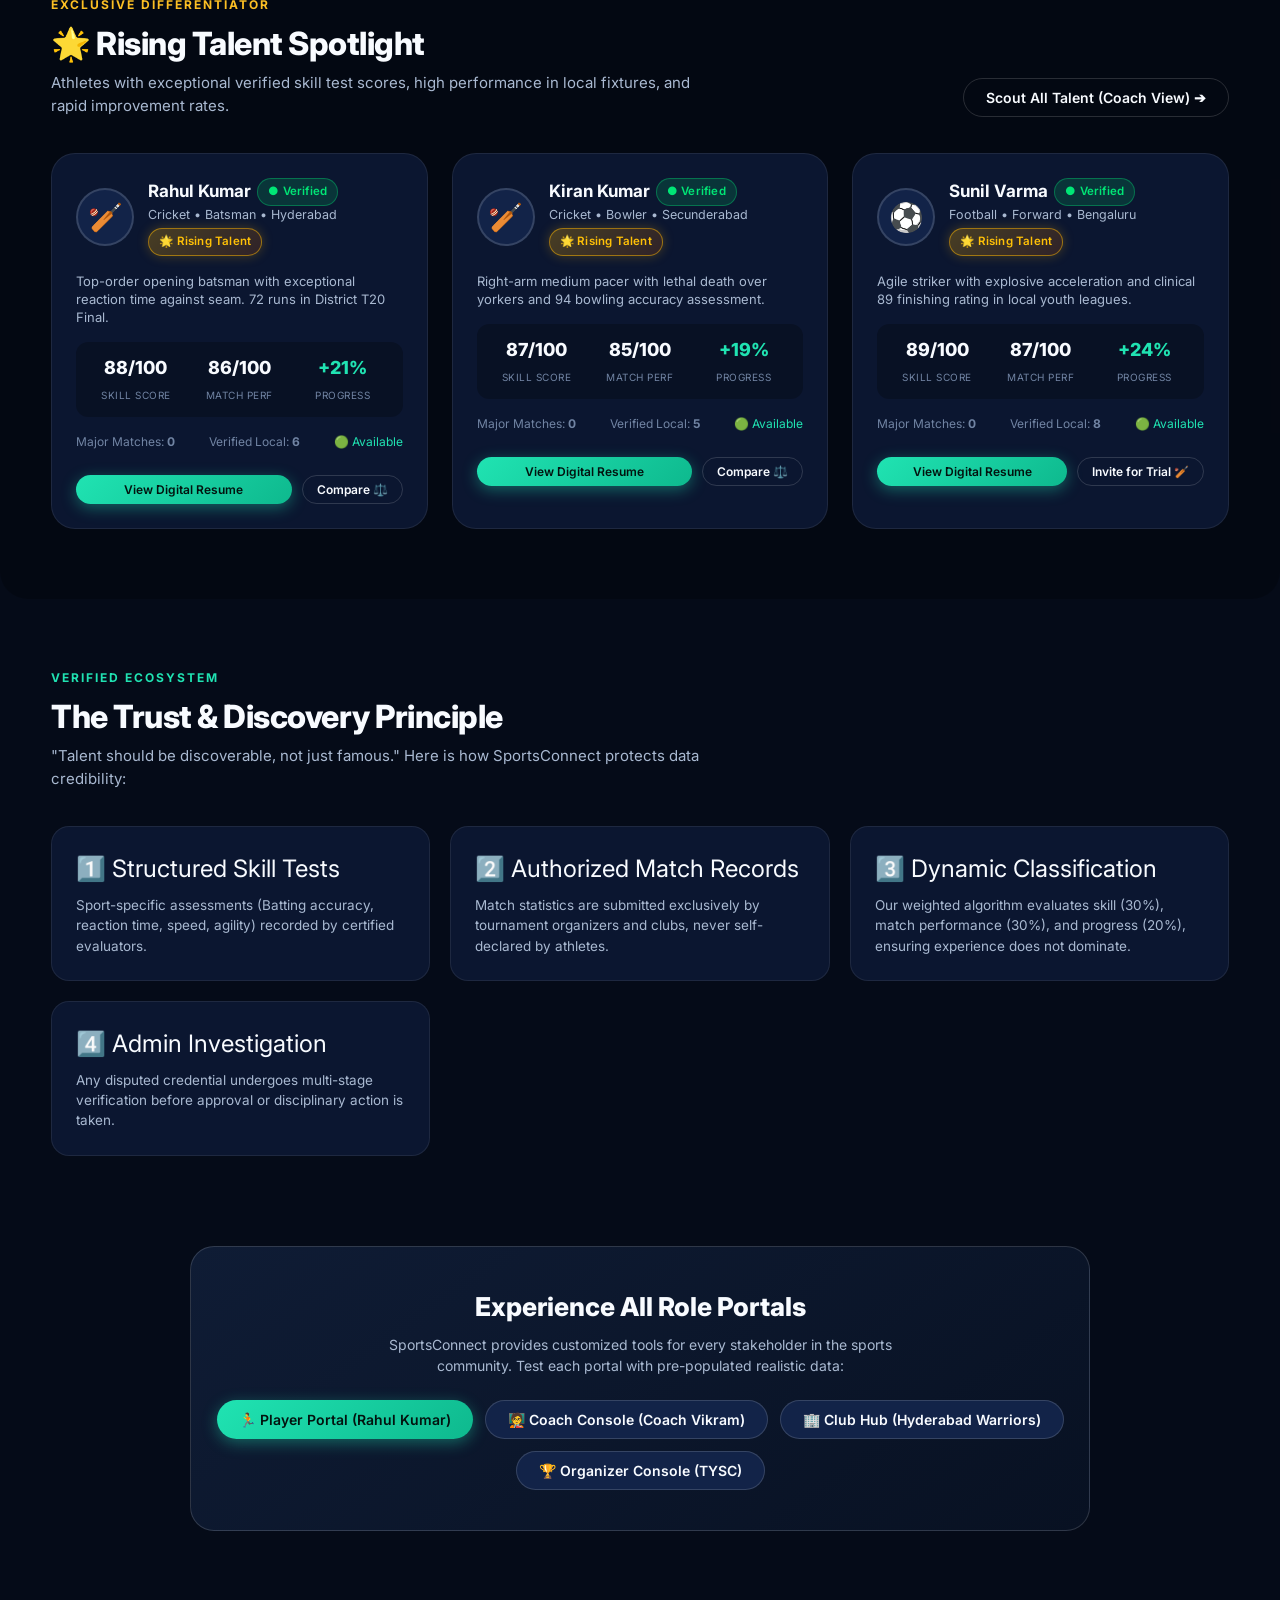
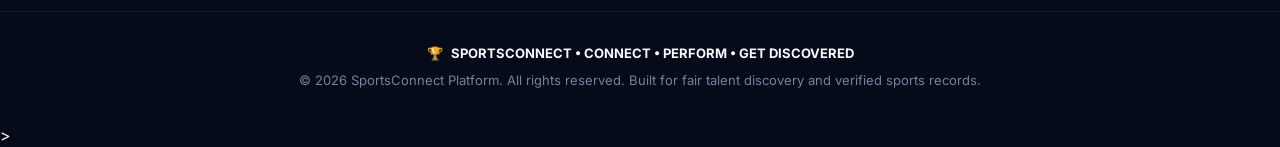
<file: coach-dashboard.html>
<!DOCTYPE html>
<html lang="en">
<head>
  <meta charset="UTF-8">
  <meta name="viewport" content="width=device-width, initial-scale=1.0">
  <title>SportsConnect | Coach Talent Discovery Console</title>
  <link rel="icon" type="image/svg+xml" href="/favicon.svg">
  <link rel="preconnect" href="https://fonts.googleapis.com">
  <link rel="preconnect" href="https://fonts.gstatic.com" crossorigin>
  <link href="https://fonts.googleapis.com/css2?family=Inter:wght@400;500;600;700;800;900&display=swap" rel="stylesheet">
  <link rel="stylesheet" href="style.css">
  <script src="auth-guard.js" defer></script>
  <script src="identity-sync.js" defer></script>
  <script src="profile-editor.js" defer></script>
</head>
<body data-role="Coach">

  <div class="page-bg"></div>
  <div class="bg-overlay"></div>

  <div class="dash-layout">
    <!-- Sidebar Navigation -->
    <aside class="dash-sidebar">
      <div class="brand">
        <div class="brand-icon">🏆</div>
        <div>
          <div class="brand-name">SPORTS<span>CONNECT</span></div>
          <div class="brand-tagline">COACH TALENT SCOUT</div>
        </div>
      </div>

      <nav class="side-menu">
        <button class="side-item active" onclick="showCoachSection('scout')">
          <span class="icon">🔎</span> Find Players & Scout
        </button>
        <button class="side-item" onclick="showCoachSection('rising')">
          <span class="icon">🌟</span> Rising Talent Stream
        </button>
        <button class="side-item" onclick="showCoachSection('matching')">
          <span class="icon">🎯</span> Smart Match Engine
        </button>
        <button class="side-item" onclick="showCoachSection('saved')">
          <span class="icon">⭐</span> Saved Talent (<span id="savedCountBadge">3</span>)
        </button>
        <button class="side-item" onclick="showCoachSection('trials')">
          <span class="icon">🏏</span> Manage Trials
        </button>
        <button class="side-item" onclick="showCoachSection('messages')">
          <span class="icon">💬</span> Athlete Messaging
        </button>
      </nav>

      <div style="margin-top:auto; padding-top:16px; border-top:1px solid var(--border-subtle); display:flex; flex-direction:column; gap:8px;">
        <button class="btn btn-outline btn-sm" onclick="UIController.toggleTheme()">🌓 Toggle Mode</button>
        <button class="btn btn-secondary btn-sm" onclick="SessionManager.logout()">🚪 Log Out</button>
      </div>
    </aside>

    <!-- Main Content Area -->
    <main class="dash-main">
      <!-- Topbar Header -->
      <div class="dash-topbar">
        <div class="dash-welcome">
          <h2>
            <span>🧑‍🏫</span> <span id="coachWelcomeName">Coach</span>
            <span class="badge badge-verified">🟢 Coach Account</span>
          </h2>
          <p id="coachWelcomeMeta">Your registered Coach profile</p>
        </div>

        <div style="display:flex; align-items:center; gap:10px;">
          <button class="btn btn-outline btn-sm" onclick="UIController.openNotificationsModal()" title="Notifications">
            🔔 <span class="badge badge-verified" style="padding:1px 5px; font-size:10px;">2</span>
          </button>
          <button class="btn btn-outline btn-sm" onclick="UIController.openMessagesModal('Rahul Kumar', 'Batsman (Rising Talent)')">
            💬 Messages
          </button>
          <button class="btn btn-gold btn-sm" onclick="UIController.openComparisonModal(DEMO_USERS.player1, DEMO_USERS.player2)">
            ⚖️ Compare Players
          </button>
          <button class="btn btn-primary btn-sm" onclick="openCreateTrialModal()">
            + Post Trial Session
          </button>
        </div>
      </div>

      <!-- KPI Summary -->
      <div class="kpi-grid">
        <div class="kpi-card">
          <div class="kpi-header">
            <span>Rising Talent Tracked</span>
            <span>🌟</span>
          </div>
          <div class="kpi-value" style="color:var(--gold);">14</div>
          <div class="kpi-subtitle">High skill & verified potential</div>
        </div>
        <div class="kpi-card">
          <div class="kpi-header">
            <span>Saved Prospects</span>
            <span>⭐</span>
          </div>
          <div class="kpi-value" style="color:var(--primary);">3</div>
          <div class="kpi-subtitle">In recruitment shortlist</div>
        </div>
        <div class="kpi-card">
          <div class="kpi-header">
            <span>Active Trials</span>
            <span>🏏</span>
          </div>
          <div class="kpi-value">2</div>
          <div class="kpi-subtitle">State Selection Combines</div>
        </div>
        <div class="kpi-card">
          <div class="kpi-header">
            <span>Verified Evaluator</span>
            <span>✓</span>
          </div>
          <div class="kpi-value" style="font-size:20px; color:var(--cyan);">BCCI Level 2</div>
          <div class="kpi-subtitle">Authorized skill test recorder</div>
        </div>
      </div>

      <!-- Advanced Search & Filter Section -->
      <div class="resume-card" style="padding:24px; margin-bottom:28px;" id="secSearch">
        <h3 style="font-size:18px; margin-bottom:14px; display:flex; align-items:center; gap:8px;">
          <span>🔎</span> Advanced Talent Search & Discovery
        </h3>

        <div style="display:grid; grid-template-columns:repeat(auto-fit, minmax(180px, 1fr)); gap:12px; margin-bottom:16px;">
          <div>
            <label class="form-label">Sport</label>
            <select id="scoutSport" class="form-select" onchange="filterScoutPlayers()">
              <option value="Cricket">Cricket</option>
              <option value="Football">Football</option>
              <option value="All">All Sports</option>
            </select>
          </div>

          <div>
            <label class="form-label">Role / Position</label>
            <select id="scoutPosition" class="form-select" onchange="filterScoutPlayers()">
              <option value="All">All Positions</option>
              <option value="Batsman">Batsman</option>
              <option value="Bowler">Bowler</option>
              <option value="All-rounder">All-rounder</option>
              <option value="Wicketkeeper">Wicketkeeper</option>
            </select>
          </div>

          <div>
            <label class="form-label">Classification</label>
            <select id="scoutClass" class="form-select" onchange="filterScoutPlayers()">
              <option value="All">All Classifications</option>
              <option value="Rising Talent" selected>🌟 Rising Talent</option>
              <option value="Emerging Player">📈 Emerging Player</option>
              <option value="Established Player">⭐ Established Player</option>
              <option value="Elite Player">🏆 Elite Player</option>
            </select>
          </div>

          <div>
            <label class="form-label">Min Skill Score</label>
            <select id="scoutMinSkill" class="form-select" onchange="filterScoutPlayers()">
              <option value="0">Any Score</option>
              <option value="80" selected>80+ (High Skill)</option>
              <option value="85">85+ (Elite Potential)</option>
              <option value="90">90+ (Mastery)</option>
            </select>
          </div>

          <div>
            <label class="form-label">Location</label>
            <input id="scoutLocation" class="form-input" placeholder="e.g. Hyderabad" value="Hyderabad" oninput="filterScoutPlayers()">
          </div>
        </div>

        <div style="display:flex; justify-content:space-between; align-items:center; flex-wrap:wrap; gap:10px;">
          <span style="font-size:13px; color:var(--text-muted);" id="resultsCountText">Showing 2 matches for criteria</span>
          <button class="btn btn-gold btn-sm" onclick="runSmartMatchFromSearch()">
            🎯 Run Smart Match Engine
          </button>
        </div>
      </div>

      <!-- Player Cards Search Stream -->
      <div id="scoutPlayerGrid" class="talent-grid" style="margin-bottom:36px;">
        <!-- Player 1 -->
        <div class="talent-card" data-sport="Cricket" data-position="Batsman" data-class="Rising Talent" data-skill="88">
          <div class="talent-header">
            <div class="talent-avatar">🏏</div>
            <div class="talent-meta">
              <h4>Rahul Kumar <span class="badge badge-verified">● Verified</span></h4>
              <div class="talent-subtitle">Cricket • Batsman • Hyderabad</div>
              <div class="badge badge-rising" style="margin-top:4px;">🌟 Rising Talent</div>
            </div>
          </div>

          <div class="talent-metrics-row">
            <div class="metric-box">
              <strong>88/100</strong>
              <small>Skill Score</small>
            </div>
            <div class="metric-box">
              <strong>86/100</strong>
              <small>Match Perf</small>
            </div>
            <div class="metric-box">
              <strong class="progress-up">+21%</strong>
              <small>Progress</small>
            </div>
          </div>

          <div style="font-size:12px; color:var(--text-muted); display:flex; justify-content:space-between;">
            <span>Major Matches: <b>0</b></span>
            <span>Verified Local: <b>6</b></span>
            <span style="color:var(--primary);">🟢 Available</span>
          </div>

          <div style="display:flex; gap:8px; margin-top:8px;">
            <button class="btn btn-outline btn-sm" style="flex:1;" onclick="SessionManager.switchDemoUser('player1')">
              View Profile
            </button>
            <button class="btn btn-primary btn-sm" onclick="invitePlayerForTrial('Rahul Kumar')">
              Invite for Trial 🏏
            </button>
            <button class="btn btn-secondary btn-sm" onclick="toggleSavePlayer(this, 'Rahul Kumar')" title="Save Talent">
              ⭐
            </button>
          </div>
        </div>

        <!-- Player 2 -->
        <div class="talent-card" data-sport="Cricket" data-position="Bowler" data-class="Rising Talent" data-skill="87">
          <div class="talent-header">
            <div class="talent-avatar">🏏</div>
            <div class="talent-meta">
              <h4>Kiran Kumar <span class="badge badge-verified">● Verified</span></h4>
              <div class="talent-subtitle">Cricket • Bowler • Secunderabad</div>
              <div class="badge badge-rising" style="margin-top:4px;">🌟 Rising Talent</div>
            </div>
          </div>

          <div class="talent-metrics-row">
            <div class="metric-box">
              <strong>87/100</strong>
              <small>Skill Score</small>
            </div>
            <div class="metric-box">
              <strong>85/100</strong>
              <small>Match Perf</small>
            </div>
            <div class="metric-box">
              <strong class="progress-up">+19%</strong>
              <small>Progress</small>
            </div>
          </div>

          <div style="font-size:12px; color:var(--text-muted); display:flex; justify-content:space-between;">
            <span>Major Matches: <b>0</b></span>
            <span>Verified Local: <b>5</b></span>
            <span style="color:var(--primary);">🟢 Available</span>
          </div>

          <div style="display:flex; gap:8px; margin-top:8px;">
            <button class="btn btn-outline btn-sm" style="flex:1;" onclick="SessionManager.switchDemoUser('player3')">
              View Profile
            </button>
            <button class="btn btn-primary btn-sm" onclick="invitePlayerForTrial('Kiran Kumar')">
              Invite for Trial 🏏
            </button>
            <button class="btn btn-secondary btn-sm" onclick="toggleSavePlayer(this, 'Kiran Kumar')" title="Save Talent">
              ⭐
            </button>
          </div>
        </div>
      </div>

      <!-- Smart Matching Engine Showcase -->
      <div class="resume-card" style="padding:28px;" id="secMatching">
        <div style="display:flex; justify-content:space-between; align-items:center; margin-bottom:14px; flex-wrap:wrap; gap:10px;">
          <div>
            <h3 style="font-size:18px; display:flex; align-items:center; gap:8px;">
              <span>🎯</span> Smart Talent Recommendation Engine
            </h3>
            <p style="font-size:13px; color:var(--text-secondary);">
              Target Requirement: <b>Cricket &bull; Batsman &bull; Hyderabad &bull; Skill 80+ &bull; Available</b>
            </p>
          </div>
          <span class="badge badge-verified">Algorithmic Recommendation</span>
        </div>

        <div style="display:flex; flex-direction:column; gap:12px;" id="smartMatchListContainer">
          <!-- Item 1: 94% Match -->
          <div style="background:var(--bg-surface-elevated); border:1px solid rgba(0,210,255,0.3); border-radius:var(--radius-lg); padding:18px; display:flex; justify-content:space-between; align-items:center; flex-wrap:wrap; gap:12px;">
            <div>
              <div style="display:flex; align-items:center; gap:10px;">
                <h4 style="font-size:17px;">Rahul Kumar</h4>
                <span class="badge badge-rising">🌟 Rising Talent</span>
                <span style="font-size:18px; font-weight:900; color:var(--cyan); margin-left:8px;">94% Match</span>
              </div>
              <div style="font-size:12.5px; color:var(--text-secondary); margin-top:4px;">
                ✓ Same sport &bull; ✓ Same role &bull; ✓ Same location &bull; ✓ Skill score 88/100 &bull; ✓ Available &bull; ✓ +21% progress
              </div>
            </div>
            <div style="display:flex; gap:8px;">
              <button class="btn btn-outline btn-sm" onclick="inspectMatchWhy(94, 'Rahul Kumar')">
                Why 94% Match? ➔
              </button>
              <button class="btn btn-primary btn-sm" onclick="invitePlayerForTrial('Rahul Kumar')">
                Invite for Trial
              </button>
            </div>
          </div>

          <!-- Item 2: 91% Match -->
          <div style="background:var(--bg-surface-elevated); border:1px solid var(--border-subtle); border-radius:var(--radius-lg); padding:18px; display:flex; justify-content:space-between; align-items:center; flex-wrap:wrap; gap:12px;">
            <div>
              <div style="display:flex; align-items:center; gap:10px;">
                <h4 style="font-size:17px;">Arjun Reddy</h4>
                <span class="badge badge-emerging">Emerging Player</span>
                <span style="font-size:18px; font-weight:900; color:var(--cyan); margin-left:8px;">91% Match</span>
              </div>
              <div style="font-size:12.5px; color:var(--text-secondary); margin-top:4px;">
                ✓ Same sport &bull; ✓ All-rounder capability &bull; ✓ Same location &bull; ✓ Skill score 84/100
              </div>
            </div>
            <div style="display:flex; gap:8px;">
              <button class="btn btn-outline btn-sm" onclick="inspectMatchWhy(91, 'Arjun Reddy')">
                Why 91% Match? ➔
              </button>
              <button class="btn btn-primary btn-sm" onclick="invitePlayerForTrial('Arjun Reddy')">
                Invite for Trial
              </button>
            </div>
          </div>

          <!-- Item 3: 87% Match -->
          <div style="background:var(--bg-surface-elevated); border:1px solid var(--border-subtle); border-radius:var(--radius-lg); padding:18px; display:flex; justify-content:space-between; align-items:center; flex-wrap:wrap; gap:12px;">
            <div>
              <div style="display:flex; align-items:center; gap:10px;">
                <h4 style="font-size:17px;">Kiran Kumar</h4>
                <span class="badge badge-rising">🌟 Rising Talent</span>
                <span style="font-size:18px; font-weight:900; color:var(--cyan); margin-left:8px;">87% Match</span>
              </div>
              <div style="font-size:12.5px; color:var(--text-secondary); margin-top:4px;">
                ✓ Same sport &bull; Bowler pairing &bull; ✓ Location Secunderabad/Hyderabad &bull; ✓ Skill score 87/100
              </div>
            </div>
            <div style="display:flex; gap:8px;">
              <button class="btn btn-outline btn-sm" onclick="inspectMatchWhy(87, 'Kiran Kumar')">
                Why 87% Match? ➔
              </button>
              <button class="btn btn-primary btn-sm" onclick="invitePlayerForTrial('Kiran Kumar')">
                Invite for Trial
              </button>
            </div>
          </div>
        </div>
      </div>

      <!-- Saved Talent Shortlist -->
      <div class="resume-card" style="padding:28px;" id="secSaved">
        <h3 style="font-size:18px; margin-bottom:8px;">⭐ Saved Talent Shortlist</h3>
        <p style="font-size:13px; color:var(--text-secondary); margin-bottom:18px;">
          Athletes bookmarked for upcoming selection trials.
        </p>

        <div style="display:grid; grid-template-columns:repeat(auto-fit, minmax(280px, 1fr)); gap:16px;">
          <div style="background:var(--bg-surface-elevated); padding:18px; border-radius:var(--radius-lg); border:1px solid var(--border-subtle);">
            <div style="display:flex; justify-content:space-between;">
              <h4 style="font-size:16px;">⭐ Rahul Kumar</h4>
              <span class="badge badge-rising">🌟 Rising Talent</span>
            </div>
            <p style="font-size:12.5px; color:var(--text-secondary); margin:6px 0 10px;">
              Notes: High priority batting talent. Outstanding boundary conversion rate and 91 batting accuracy.
            </p>
            <button class="btn btn-primary btn-sm" style="width:100%;" onclick="SessionManager.switchDemoUser('player1')">
              Open Full Resume
            </button>
          </div>

          <div style="background:var(--bg-surface-elevated); padding:18px; border-radius:var(--radius-lg); border:1px solid var(--border-subtle);">
            <div style="display:flex; justify-content:space-between;">
              <h4 style="font-size:16px;">⭐ Arjun Reddy</h4>
              <span class="badge badge-emerging">Emerging Player</span>
            </div>
            <p style="font-size:12.5px; color:var(--text-secondary); margin:6px 0 10px;">
              Notes: Solid seam-bowling all-rounder for middle overs acceleration.
            </p>
            <button class="btn btn-primary btn-sm" style="width:100%;" onclick="SessionManager.switchDemoUser('player2')">
              Open Full Resume
            </button>
          </div>

          <div style="background:var(--bg-surface-elevated); padding:18px; border-radius:var(--radius-lg); border:1px solid var(--border-subtle);">
            <div style="display:flex; justify-content:space-between;">
              <h4 style="font-size:16px;">⭐ Kiran Kumar</h4>
              <span class="badge badge-rising">🌟 Rising Talent</span>
            </div>
            <p style="font-size:12.5px; color:var(--text-secondary); margin:6px 0 10px;">
              Notes: Late swing bowler with 94 bowling accuracy. Watch closely in upcoming state trials.
            </p>
            <button class="btn btn-primary btn-sm" style="width:100%;" onclick="SessionManager.switchDemoUser('player3')">
              Open Full Resume
            </button>
          </div>
        </div>
      </div>
    </main>
  </div>

  <!-- Create Trial Modal -->
  <div class="modal-overlay" id="createTrialModal">
    <div class="modal-window">
      <div class="modal-header">
        <h3>🏏 Post New Selection Trial</h3>
        <button class="modal-close" onclick="UIController.closeModal('createTrialModal')">✕</button>
      </div>
      <div class="modal-body">
        <div class="form-group">
          <label class="form-label">Trial Title</label>
          <input id="trialTitle" class="form-input" placeholder="e.g. Under-21 State Super League Scouting Combine" value="Under-21 State Super League Scouting Combine">
        </div>
        <div style="display:grid; grid-template-columns:1fr 1fr; gap:10px;">
          <div class="form-group">
            <label class="form-label">Sport</label>
            <select class="form-select"><option>Cricket</option><option>Football</option></select>
          </div>
          <div class="form-group">
            <label class="form-label">Target Role</label>
            <select class="form-select"><option>Batsman</option><option>Bowler</option><option>All-rounder</option></select>
          </div>
        </div>
        <div style="display:grid; grid-template-columns:1fr 1fr; gap:10px;">
          <div class="form-group">
            <label class="form-label">Trial Date</label>
            <input type="date" class="form-input" value="2026-09-22">
          </div>
          <div class="form-group">
            <label class="form-label">Time</label>
            <input type="text" class="form-input" value="08:00 AM">
          </div>
        </div>
        <div class="form-group">
          <label class="form-label">Ground / Venue Location</label>
          <input class="form-input" value="Rajiv Gandhi Stadium Annex Ground, Hyderabad">
        </div>
        <div class="form-group">
          <label class="form-label">Requirements</label>
          <input class="form-input" value="Minimum Verified Skill Score 80+, White cricket kit, spikes required.">
        </div>
        <div style="display:flex; justify-content:flex-end; gap:10px; margin-top:16px;">
          <button class="btn btn-outline" onclick="UIController.closeModal('createTrialModal')">Cancel</button>
          <button class="btn btn-primary" onclick="submitTrialPost()">Publish Trial ➔</button>
        </div>
      </div>
    </div>
  </div>

  <!-- Scripts -->
  <script src="app.js"></script>
  <script>/* AUTH_ROLE_GUARD */
(function(){try{const u=JSON.parse(localStorage.getItem('scUser')||localStorage.getItem('sporthubUser')||'null');if(!u||u.role!=='Coach'){window.location.href='index.html';return;}}catch(e){window.location.href='index.html';}})();
</script>
  <script>
    function loadRealCoachProfile() {
      let user = null;
      try { user = JSON.parse(localStorage.getItem('scUser') || 'null'); } catch (e) {}
      if (!user || user.role !== 'Coach') return;
      const name = user.full_name || user.name || user.username || 'Coach';
      const username = user.username ? '@' + user.username : '';
      const nameEl = document.getElementById('coachWelcomeName');
      const metaEl = document.getElementById('coachWelcomeMeta');
      if (nameEl) nameEl.textContent = 'Coach ' + name;
      if (metaEl) {
        const details = [username, user.sport, user.city || user.location, user.district, user.state].filter(Boolean);
        metaEl.textContent = details.length ? details.join(' • ') : 'Your registered Coach profile';
      }
    }
    window.addEventListener('DOMContentLoaded', loadRealCoachProfile);

    function showCoachSection(sec) {
      const map = {
        scout: 'secSearch',
        rising: 'scoutPlayerGrid',
        matching: 'secMatching',
        saved: 'secSaved',
        trials: 'createTrialModal',
        messages: null
      };

      document.querySelectorAll('.side-item').forEach(b => b.classList.remove('active'));

      if (sec === 'trials') {
        openCreateTrialModal();
      } else if (sec === 'messages') {
        UIController.showToast('Opening scout messages with Rahul Kumar (72 runs in Final)...');
      } else if (map[sec]) {
        document.getElementById(map[sec])?.scrollIntoView({ behavior: 'smooth' });
      }
    }

    function filterScoutPlayers() {
      const role = document.getElementById('scoutPosition').value;
      const cls = document.getElementById('scoutClass').value;
      const minSkill = parseFloat(document.getElementById('scoutMinSkill').value);

      let visible = 0;
      document.querySelectorAll('#scoutPlayerGrid .talent-card').forEach(c => {
        const cPos = c.dataset.position;
        const cCls = c.dataset.class;
        const cSkill = parseFloat(c.dataset.skill);

        let match = true;
        if (role !== 'All' && cPos !== role) match = false;
        if (cls !== 'All' && cCls !== cls) match = false;
        if (cSkill < minSkill) match = false;

        c.style.display = match ? 'flex' : 'none';
        if (match) visible++;
      });

      document.getElementById('resultsCountText').textContent = `Showing ${visible} matches for criteria`;
    }

    function runSmartMatchFromSearch() {
      document.getElementById('secMatching').scrollIntoView({ behavior: 'smooth' });
      UIController.showToast('Recalculating Smart Match algorithms across 5 verified factors...');
    }

    function inspectMatchWhy(pct, name) {
      const matchObj = {
        player: name === 'Rahul Kumar' ? DEMO_USERS.player1 : (name === 'Arjun Reddy' ? DEMO_USERS.player2 : DEMO_USERS.player3),
        match_pct: pct,
        reasons: [
          'Same sport: Cricket',
          'Primary role matches open squad requisition',
          'Same regional jurisdiction (Hyderabad / Telangana)',
          `Skill score meets requirement (${pct >= 90 ? '88+' : '84+'})`,
          'Currently available for trials',
          'Strong recent verified match performance',
          '🌟 Rising Talent classification bonus'
        ]
      };
      UIController.openSmartMatchModal(matchObj);
    }

    function invitePlayerForTrial(playerName) {
      UIController.showToast(`Trial invitation dispatched to ${playerName}! Notification sent.`);
    }

    function toggleSavePlayer(btn, playerName) {
      if (btn.style.color === 'var(--gold)' || btn.textContent.includes('★')) {
        btn.textContent = '☆';
        btn.style.color = '';
        UIController.showToast(`${playerName} removed from saved talent.`);
      } else {
        btn.textContent = '★';
        btn.style.color = 'var(--gold)';
        UIController.showToast(`⭐ ${playerName} added to Saved Talent shortlist!`);
      }
    }

    function openCreateTrialModal() {
      UIController.openModal('createTrialModal');
    }

    function submitTrialPost() {
      const title = document.getElementById('trialTitle').value;
      UIController.closeModal('createTrialModal');
      UIController.showToast(`Trial "${title}" created and published to talent matching feed!`, 'success');
    }
  </script>
</body>
</html>
</file>
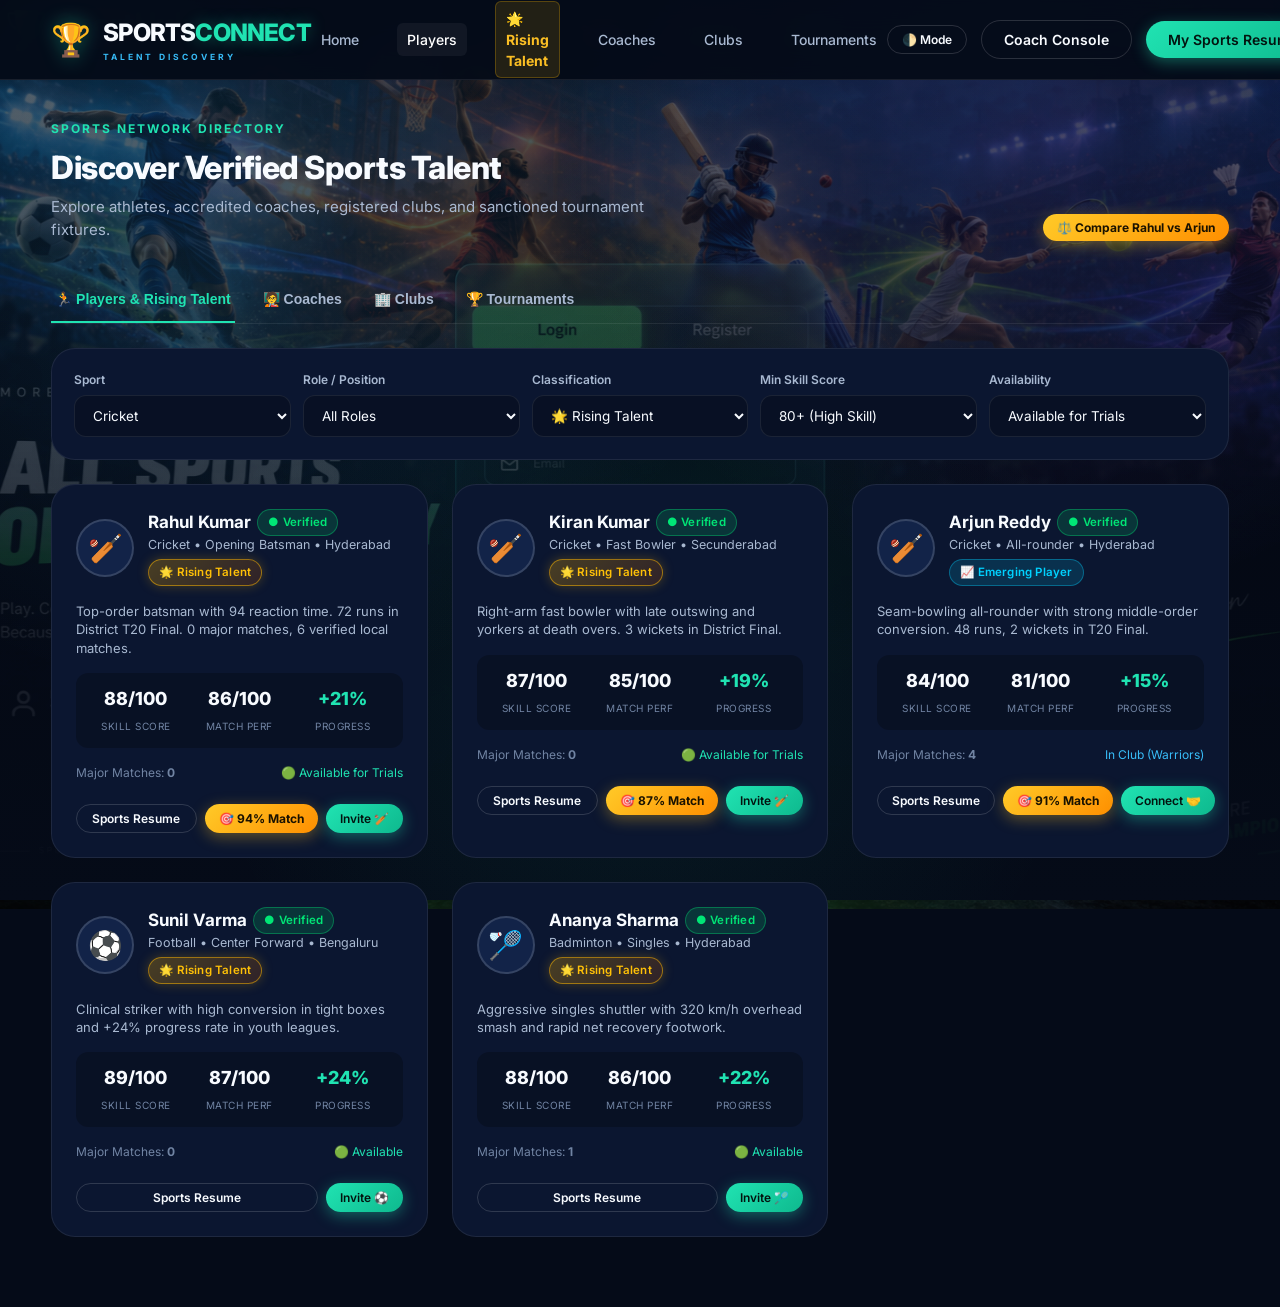
<file: discover.html>
<!DOCTYPE html>
<html lang="en">
<head>
  <meta charset="UTF-8">
  <meta name="viewport" content="width=device-width, initial-scale=1.0">
  <title>SportsConnect | Talent Discovery & Sports Network</title>
  <link rel="icon" type="image/svg+xml" href="/favicon.svg">
  <link rel="preconnect" href="https://fonts.googleapis.com">
  <link rel="preconnect" href="https://fonts.gstatic.com" crossorigin>
  <link href="https://fonts.googleapis.com/css2?family=Inter:wght@400;500;600;700;800;900&display=swap" rel="stylesheet">
  <link rel="stylesheet" href="style.css">
</head>
<body>

  <div class="page-bg"></div>
  <div class="bg-overlay"></div>

  <!-- Navbar -->
  <header class="navbar">
    <a class="brand" href="index.html">
      <div class="brand-icon">🏆</div>
      <div>
        <div class="brand-name">SPORTS<span>CONNECT</span></div>
        <div class="brand-tagline">TALENT DISCOVERY</div>
      </div>
    </a>

    <nav class="main-nav">
      <a href="index.html">Home</a>
      <a href="discover.html?tab=players" class="active">Players</a>
      <a href="discover.html?tab=rising" class="highlight">🌟 Rising Talent</a>
      <a href="discover.html?tab=coaches">Coaches</a>
      <a href="discover.html?tab=clubs">Clubs</a>
      <a href="discover.html?tab=tournaments">Tournaments</a>
    </nav>

    <div class="nav-actions">
      <button class="btn btn-outline btn-sm" onclick="UIController.toggleTheme()">🌓 Mode</button>
      <button class="btn btn-outline" onclick="SessionManager.switchDemoUser('coach')">Coach Console</button>
      <button class="btn btn-primary" onclick="SessionManager.switchDemoUser('player1')">My Sports Resume</button>
    </div>
  </header>

  <!-- Main Container -->
  <main class="section" style="padding-top: 40px;">
    <div class="section-header">
      <div>
        <div class="section-tag">SPORTS NETWORK DIRECTORY</div>
        <h1 class="section-title">Discover Verified Sports Talent</h1>
        <p class="section-subtitle">
          Explore athletes, accredited coaches, registered clubs, and sanctioned tournament fixtures.
        </p>
      </div>

      <div style="display:flex; gap:10px;">
        <button class="btn btn-gold btn-sm" onclick="UIController.openComparisonModal(DEMO_USERS.player1, DEMO_USERS.player2)">
          ⚖️ Compare Rahul vs Arjun
        </button>
      </div>
    </div>

    <!-- Directory Search Tabs -->
    <div class="resume-tabs" style="margin-bottom: 24px; padding: 0;">
      <button class="resume-tab-btn active" id="tabBtnPlayers" onclick="switchDirectoryTab('players')">
        🏃 Players & Rising Talent
      </button>
      <button class="resume-tab-btn" id="tabBtnCoaches" onclick="switchDirectoryTab('coaches')">
        🧑‍🏫 Coaches
      </button>
      <button class="resume-tab-btn" id="tabBtnClubs" onclick="switchDirectoryTab('clubs')">
        🏢 Clubs
      </button>
      <button class="resume-tab-btn" id="tabBtnTournaments" onclick="switchDirectoryTab('tournaments')">
        🏆 Tournaments
      </button>
    </div>

    <!-- Players Search Panel -->
    <div id="dirPlayersSec">
      <div class="resume-card" style="padding: 22px; margin-bottom: 24px;">
        <div style="display:grid; grid-template-columns:repeat(auto-fit, minmax(170px, 1fr)); gap:12px;">
          <div>
            <label class="form-label">Sport</label>
            <select id="dSport" class="form-select" onchange="filterDirectoryPlayers()">
              <option value="All">All Sports</option>
              <option value="Cricket" selected>Cricket</option>
              <option value="Football">Football</option>
              <option value="Badminton">Badminton</option>
            </select>
          </div>
          <div>
            <label class="form-label">Role / Position</label>
            <select id="dPosition" class="form-select" onchange="filterDirectoryPlayers()">
              <option value="All">All Roles</option>
              <option value="Batsman">Batsman</option>
              <option value="Bowler">Bowler</option>
              <option value="All-rounder">All-rounder</option>
              <option value="Forward">Forward (Football)</option>
              <option value="Singles">Singles (Badminton)</option>
            </select>
          </div>
          <div>
            <label class="form-label">Classification</label>
            <select id="dClassification" class="form-select" onchange="filterDirectoryPlayers()">
              <option value="All">All Classifications</option>
              <option value="Rising Talent" selected>🌟 Rising Talent</option>
              <option value="Emerging Player">📈 Emerging Player</option>
              <option value="Established Player">⭐ Established Player</option>
            </select>
          </div>
          <div>
            <label class="form-label">Min Skill Score</label>
            <select id="dMinSkill" class="form-select" onchange="filterDirectoryPlayers()">
              <option value="0">Any Score</option>
              <option value="80" selected>80+ (High Skill)</option>
              <option value="85">85+ (Elite Potential)</option>
            </select>
          </div>
          <div>
            <label class="form-label">Availability</label>
            <select id="dAvailability" class="form-select" onchange="filterDirectoryPlayers()">
              <option value="All">Any Status</option>
              <option value="Available for Trials" selected>Available for Trials</option>
              <option value="In Club">In Club</option>
            </select>
          </div>
        </div>
      </div>

      <!-- Player Cards Stream -->
      <div class="talent-grid" id="directoryPlayerGrid">
        <!-- Rahul Kumar -->
        <div class="talent-card" data-sport="Cricket" data-position="Batsman" data-class="Rising Talent" data-skill="88">
          <div class="talent-header">
            <div class="talent-avatar">🏏</div>
            <div class="talent-meta">
              <h4>Rahul Kumar <span class="badge badge-verified">● Verified</span></h4>
              <div class="talent-subtitle">Cricket &bull; Opening Batsman &bull; Hyderabad</div>
              <div class="badge badge-rising" style="margin-top:4px;">🌟 Rising Talent</div>
            </div>
          </div>
          <p style="font-size:13px; color:var(--text-secondary); line-height:1.4;">
            Top-order batsman with 94 reaction time. 72 runs in District T20 Final. 0 major matches, 6 verified local matches.
          </p>
          <div class="talent-metrics-row">
            <div class="metric-box"><strong>88/100</strong><small>Skill Score</small></div>
            <div class="metric-box"><strong>86/100</strong><small>Match Perf</small></div>
            <div class="metric-box"><strong class="progress-up">+21%</strong><small>Progress</small></div>
          </div>
          <div style="display:flex; justify-content:space-between; font-size:12px; color:var(--text-muted);">
            <span>Major Matches: <b>0</b></span>
            <span style="color:var(--primary);">🟢 Available for Trials</span>
          </div>
          <div style="display:flex; gap:8px; margin-top:6px;">
            <button class="btn btn-outline btn-sm" style="flex:1;" onclick="SessionManager.switchDemoUser('player1')">
              Sports Resume
            </button>
            <button class="btn btn-gold btn-sm" onclick="testSmartMatchRahul()">
              🎯 94% Match
            </button>
            <button class="btn btn-primary btn-sm" onclick="UIController.showToast('Trial invitation dispatched to Rahul Kumar!')">
              Invite 🏏
            </button>
          </div>
        </div>

        <!-- Kiran Kumar -->
        <div class="talent-card" data-sport="Cricket" data-position="Bowler" data-class="Rising Talent" data-skill="87">
          <div class="talent-header">
            <div class="talent-avatar">🏏</div>
            <div class="talent-meta">
              <h4>Kiran Kumar <span class="badge badge-verified">● Verified</span></h4>
              <div class="talent-subtitle">Cricket &bull; Fast Bowler &bull; Secunderabad</div>
              <div class="badge badge-rising" style="margin-top:4px;">🌟 Rising Talent</div>
            </div>
          </div>
          <p style="font-size:13px; color:var(--text-secondary); line-height:1.4;">
            Right-arm fast bowler with late outswing and yorkers at death overs. 3 wickets in District Final.
          </p>
          <div class="talent-metrics-row">
            <div class="metric-box"><strong>87/100</strong><small>Skill Score</small></div>
            <div class="metric-box"><strong>85/100</strong><small>Match Perf</small></div>
            <div class="metric-box"><strong class="progress-up">+19%</strong><small>Progress</small></div>
          </div>
          <div style="display:flex; justify-content:space-between; font-size:12px; color:var(--text-muted);">
            <span>Major Matches: <b>0</b></span>
            <span style="color:var(--primary);">🟢 Available for Trials</span>
          </div>
          <div style="display:flex; gap:8px; margin-top:6px;">
            <button class="btn btn-outline btn-sm" style="flex:1;" onclick="SessionManager.switchDemoUser('player3')">
              Sports Resume
            </button>
            <button class="btn btn-gold btn-sm" onclick="testSmartMatchKiran()">
              🎯 87% Match
            </button>
            <button class="btn btn-primary btn-sm" onclick="UIController.showToast('Trial invitation dispatched to Kiran Kumar!')">
              Invite 🏏
            </button>
          </div>
        </div>

        <!-- Arjun Reddy -->
        <div class="talent-card" data-sport="Cricket" data-position="All-rounder" data-class="Emerging Player" data-skill="84">
          <div class="talent-header">
            <div class="talent-avatar">🏏</div>
            <div class="talent-meta">
              <h4>Arjun Reddy <span class="badge badge-verified">● Verified</span></h4>
              <div class="talent-subtitle">Cricket &bull; All-rounder &bull; Hyderabad</div>
              <div class="badge badge-emerging" style="margin-top:4px;">📈 Emerging Player</div>
            </div>
          </div>
          <p style="font-size:13px; color:var(--text-secondary); line-height:1.4;">
            Seam-bowling all-rounder with strong middle-order conversion. 48 runs, 2 wickets in T20 Final.
          </p>
          <div class="talent-metrics-row">
            <div class="metric-box"><strong>84/100</strong><small>Skill Score</small></div>
            <div class="metric-box"><strong>81/100</strong><small>Match Perf</small></div>
            <div class="metric-box"><strong class="progress-up">+15%</strong><small>Progress</small></div>
          </div>
          <div style="display:flex; justify-content:space-between; font-size:12px; color:var(--text-muted);">
            <span>Major Matches: <b>4</b></span>
            <span style="color:var(--cyan);">In Club (Warriors)</span>
          </div>
          <div style="display:flex; gap:8px; margin-top:6px;">
            <button class="btn btn-outline btn-sm" style="flex:1;" onclick="SessionManager.switchDemoUser('player2')">
              Sports Resume
            </button>
            <button class="btn btn-gold btn-sm" onclick="testSmartMatchArjun()">
              🎯 91% Match
            </button>
            <button class="btn btn-primary btn-sm" onclick="UIController.showToast('Message sent to Arjun Reddy!')">
              Connect 🤝
            </button>
          </div>
        </div>

        <!-- Sunil Varma -->
        <div class="talent-card" data-sport="Football" data-position="Forward" data-class="Rising Talent" data-skill="89">
          <div class="talent-header">
            <div class="talent-avatar">⚽</div>
            <div class="talent-meta">
              <h4>Sunil Varma <span class="badge badge-verified">● Verified</span></h4>
              <div class="talent-subtitle">Football &bull; Center Forward &bull; Bengaluru</div>
              <div class="badge badge-rising" style="margin-top:4px;">🌟 Rising Talent</div>
            </div>
          </div>
          <p style="font-size:13px; color:var(--text-secondary); line-height:1.4;">
            Clinical striker with high conversion in tight boxes and +24% progress rate in youth leagues.
          </p>
          <div class="talent-metrics-row">
            <div class="metric-box"><strong>89/100</strong><small>Skill Score</small></div>
            <div class="metric-box"><strong>87/100</strong><small>Match Perf</small></div>
            <div class="metric-box"><strong class="progress-up">+24%</strong><small>Progress</small></div>
          </div>
          <div style="display:flex; justify-content:space-between; font-size:12px; color:var(--text-muted);">
            <span>Major Matches: <b>0</b></span>
            <span style="color:var(--primary);">🟢 Available</span>
          </div>
          <div style="display:flex; gap:8px; margin-top:6px;">
            <button class="btn btn-outline btn-sm" style="flex:1;" onclick="UIController.showToast('Viewing Sunil Varma football resume...')">
              Sports Resume
            </button>
            <button class="btn btn-primary btn-sm" onclick="UIController.showToast('Trial invite created for Sunil Varma!')">
              Invite ⚽
            </button>
          </div>
        </div>

        <!-- Ananya Sharma -->
        <div class="talent-card" data-sport="Badminton" data-position="Singles" data-class="Rising Talent" data-skill="88">
          <div class="talent-header">
            <div class="talent-avatar">🏸</div>
            <div class="talent-meta">
              <h4>Ananya Sharma <span class="badge badge-verified">● Verified</span></h4>
              <div class="talent-subtitle">Badminton &bull; Singles &bull; Hyderabad</div>
              <div class="badge badge-rising" style="margin-top:4px;">🌟 Rising Talent</div>
            </div>
          </div>
          <p style="font-size:13px; color:var(--text-secondary); line-height:1.4;">
            Aggressive singles shuttler with 320 km/h overhead smash and rapid net recovery footwork.
          </p>
          <div class="talent-metrics-row">
            <div class="metric-box"><strong>88/100</strong><small>Skill Score</small></div>
            <div class="metric-box"><strong>86/100</strong><small>Match Perf</small></div>
            <div class="metric-box"><strong class="progress-up">+22%</strong><small>Progress</small></div>
          </div>
          <div style="display:flex; justify-content:space-between; font-size:12px; color:var(--text-muted);">
            <span>Major Matches: <b>1</b></span>
            <span style="color:var(--primary);">🟢 Available</span>
          </div>
          <div style="display:flex; gap:8px; margin-top:6px;">
            <button class="btn btn-outline btn-sm" style="flex:1;" onclick="UIController.showToast('Viewing Ananya Sharma badminton resume...')">
              Sports Resume
            </button>
            <button class="btn btn-primary btn-sm" onclick="UIController.showToast('Invitation sent to Ananya Sharma!')">
              Invite 🏸
            </button>
          </div>
        </div>
      </div>
    </div>

    <!-- Coaches Panel -->
    <div id="dirCoachesSec" style="display:none;">
      <div style="display:grid; grid-template-columns:repeat(auto-fit, minmax(320px, 1fr)); gap:20px;">
        <div class="resume-card" style="padding:24px;">
          <div style="display:flex; align-items:center; gap:14px; margin-bottom:12px;">
            <div style="font-size:36px;">🧑‍🏫</div>
            <div>
              <h3 style="font-size:18px;">Coach Vikram Rathore <span class="badge badge-verified">🟢 Verified Coach</span></h3>
              <div style="font-size:13px; color:var(--cyan);">Cricket &bull; BCCI Level 2 Certified Coach</div>
            </div>
          </div>
          <p style="font-size:13.5px; color:var(--text-secondary); line-height:1.5; margin-bottom:14px;">
            Head Scout for Deccan Regional Academy with 12+ years developing state athletes. Specializes in batting mechanics, mental resilience, and science-backed skill assessments.
          </p>
          <div style="display:flex; gap:10px;">
            <button class="btn btn-primary btn-sm" onclick="SessionManager.switchDemoUser('coach')">
              Open Coach Console
            </button>
            <button class="btn btn-outline btn-sm" onclick="UIController.showToast('Connecting with Coach Vikram...')">
              Connect 🤝
            </button>
          </div>
        </div>
      </div>
    </div>

    <!-- Clubs Panel -->
    <div id="dirClubsSec" style="display:none;">
      <div style="display:grid; grid-template-columns:repeat(auto-fit, minmax(320px, 1fr)); gap:20px;">
        <div class="resume-card" style="padding:24px;">
          <div style="display:flex; align-items:center; gap:14px; margin-bottom:12px;">
            <div style="font-size:36px;">🛡️</div>
            <div>
              <h3 style="font-size:18px;">Hyderabad Warriors CC <span class="badge badge-verified">🟢 Verified Club</span></h3>
              <div style="font-size:13px; color:var(--cyan);">Cricket &bull; Division 1 State League &bull; Est. 2012</div>
            </div>
          </div>
          <p style="font-size:13.5px; color:var(--text-secondary); line-height:1.5; margin-bottom:14px;">
            Home Ground: Rajiv Gandhi International Stadium Annex. Active recruitment program for Under-23 batsmen and all-rounders.
          </p>
          <div style="display:flex; gap:10px;">
            <button class="btn btn-primary btn-sm" onclick="SessionManager.switchDemoUser('club')">
              Open Club Hub
            </button>
            <button class="btn btn-outline btn-sm" onclick="UIController.showToast('Trial application submitted to Warriors CC!')">
              Apply for Trials 🏏
            </button>
          </div>
        </div>

        <div class="resume-card" style="padding:24px;">
          <div style="display:flex; align-items:center; gap:14px; margin-bottom:12px;">
            <div style="font-size:36px;">⚽</div>
            <div>
              <h3 style="font-size:18px;">Deccan Gladiators FC <span class="badge badge-verified">🟢 Verified Club</span></h3>
              <div style="font-size:13px; color:var(--cyan);">Football &bull; Telangana State Premier Division</div>
            </div>
          </div>
          <p style="font-size:13.5px; color:var(--text-secondary); line-height:1.5; margin-bottom:14px;">
            Gachibowli Stadium Turf. High-intensity youth conditioning and state championship scouting.
          </p>
          <div style="display:flex; gap:10px;">
            <button class="btn btn-outline btn-sm" onclick="UIController.showToast('Contacting Deccan Gladiators FC...')">
              Connect ⚽
            </button>
          </div>
        </div>
      </div>
    </div>

    <!-- Tournaments Panel -->
    <div id="dirTournamentsSec" style="display:none;">
      <div style="display:grid; grid-template-columns:repeat(auto-fit, minmax(340px, 1fr)); gap:20px;">
        <div class="resume-card" style="padding:24px;">
          <div class="badge badge-verified" style="margin-bottom:8px;">Sanctioned Tournament</div>
          <h3 style="font-size:18px;">Hyderabad District T20 Championship</h3>
          <div style="font-size:13px; color:var(--cyan); margin-top:2px;">Organized by: Telangana Youth Sports Council</div>
          <div style="font-size:12.5px; color:var(--text-secondary); margin:6px 0 12px;">
            📍 Gymkhana Grounds, Secunderabad &bull; Completed 28 August 2026 &bull; Final: Warriors XI vs Rising Stars XI
          </div>
          <div style="display:flex; gap:10px; flex-wrap:wrap;">
            <button class="btn btn-gold btn-sm" onclick="TournamentController.openBracketModal('hyd-t20')">
              🌳 View Knockout Bracket ➔
            </button>
            <button class="btn btn-outline btn-sm" onclick="SessionManager.switchDemoUser('organizer')">
              Organizer Console ➔
            </button>
          </div>
        </div>

        <div class="resume-card" style="padding:24px;">
          <div class="badge badge-verified" style="margin-bottom:8px; background:rgba(0,210,255,0.15); color:var(--cyan);">Upcoming Active Tournament</div>
          <h3 style="font-size:18px;">Telangana State Youth Super League</h3>
          <div style="font-size:13px; color:var(--cyan); margin-top:2px;">Organized by: Telangana Youth Sports Council</div>
          <div style="font-size:12.5px; color:var(--text-secondary); margin:6px 0 12px;">
            📍 Rajiv Gandhi Stadium Complex &bull; 25 Sep - 05 Oct 2026 &bull; Under-21 Bracket
          </div>
          <div style="display:flex; gap:10px; flex-wrap:wrap;">
            <button class="btn btn-primary btn-sm" onclick="UIController.openApplyTrialModal('State Super League Squad Trials', 'Telangana Youth Sports Council')">
              Register Athlete for Combine ➔
            </button>
            <button class="btn btn-outline btn-sm" onclick="UIController.showToast('Official tournament draw scheduled for 20 September 2026.')">
              View Seedings
            </button>
          </div>
        </div>
      </div>
    </div>
  </main>

  <!-- Scripts -->
  <script src="app.js"></script>
  <script>
    function switchDirectoryTab(tab) {
      const tabs = ['players', 'coaches', 'clubs', 'tournaments'];
      const btns = {
        players: 'tabBtnPlayers',
        coaches: 'tabBtnCoaches',
        clubs: 'tabBtnClubs',
        tournaments: 'tabBtnTournaments'
      };
      const panels = {
        players: 'dirPlayersSec',
        coaches: 'dirCoachesSec',
        clubs: 'dirClubsSec',
        tournaments: 'dirTournamentsSec'
      };

      tabs.forEach(t => {
        document.getElementById(btns[t])?.classList.toggle('active', t === tab);
        document.getElementById(panels[t]).style.display = t === tab ? 'block' : 'none';
      });
    }

    function filterDirectoryPlayers() {
      const sport = document.getElementById('dSport').value;
      const pos = document.getElementById('dPosition').value;
      const cls = document.getElementById('dClassification').value;
      const minSkill = parseFloat(document.getElementById('dMinSkill').value);

      document.querySelectorAll('#directoryPlayerGrid .talent-card').forEach(card => {
        const cSport = card.dataset.sport;
        const cPos = card.dataset.position;
        const cCls = card.dataset.class;
        const cSkill = parseFloat(card.dataset.skill);

        let match = true;
        if (sport !== 'All' && cSport !== sport) match = false;
        if (pos !== 'All' && cPos !== pos) match = false;
        if (cls !== 'All' && cCls !== cls) match = false;
        if (cSkill < minSkill) match = false;

        card.style.display = match ? 'flex' : 'none';
      });
    }

    function testSmartMatchRahul() {
      UIController.openSmartMatchModal({
        player: DEMO_USERS.player1,
        match_pct: 94,
        reasons: [
          'Same sport: Cricket',
          'Primary role: Opening Batsman',
          'Same regional jurisdiction: Hyderabad',
          'Skill score meets requirement (88/100)',
          'Currently available for trials',
          'Strong recent match performance (72 runs in Final)',
          '🌟 Rising Talent classification bonus'
        ]
      });
    }

    function testSmartMatchArjun() {
      UIController.openSmartMatchModal({
        player: DEMO_USERS.player2,
        match_pct: 91,
        reasons: [
          'Same sport: Cricket',
          'All-rounder versatility',
          'Same regional jurisdiction: Hyderabad',
          'Skill score: 84/100',
          'Emerging Player with verified match record (48 runs, 2 wickets)'
        ]
      });
    }

    function testSmartMatchKiran() {
      UIController.openSmartMatchModal({
        player: DEMO_USERS.player3,
        match_pct: 87,
        reasons: [
          'Same sport: Cricket',
          'Right-arm fast bowler for pace trials',
          'Same location: Secunderabad / Hyderabad',
          'High skill test score (87/100)',
          '🌟 Rising Talent classification bonus'
        ]
      });
    }

    // Check URL parameters for tab selection (e.g. ?tab=rising)
    window.addEventListener('DOMContentLoaded', () => {
      const urlParams = new URLSearchParams(window.location.search);
      const tab = urlParams.get('tab');
      if (tab === 'rising') {
        switchDirectoryTab('players');
        document.getElementById('dClassification').value = 'Rising Talent';
        filterDirectoryPlayers();
      } else if (tab && ['players', 'coaches', 'clubs', 'tournaments'].includes(tab)) {
        switchDirectoryTab(tab);
      }
    });
  </script>
</body>
</html>
</file>
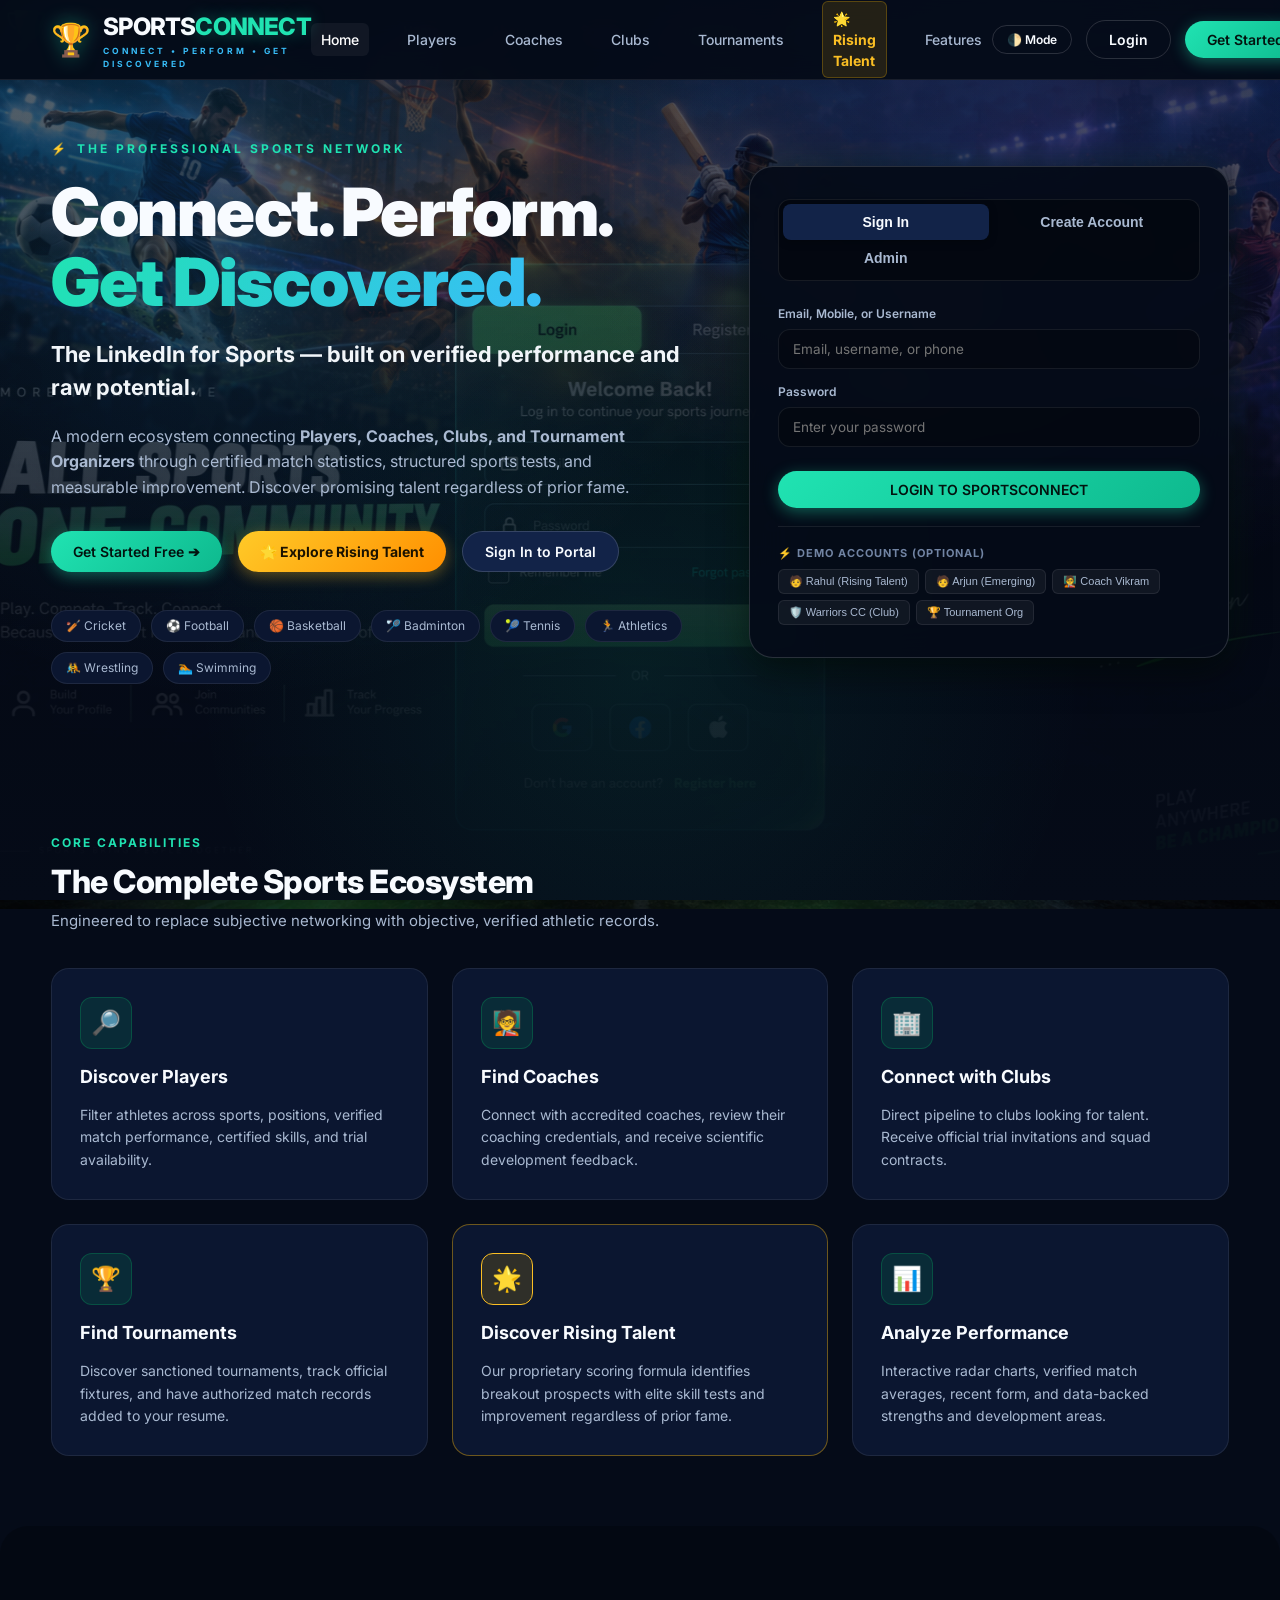
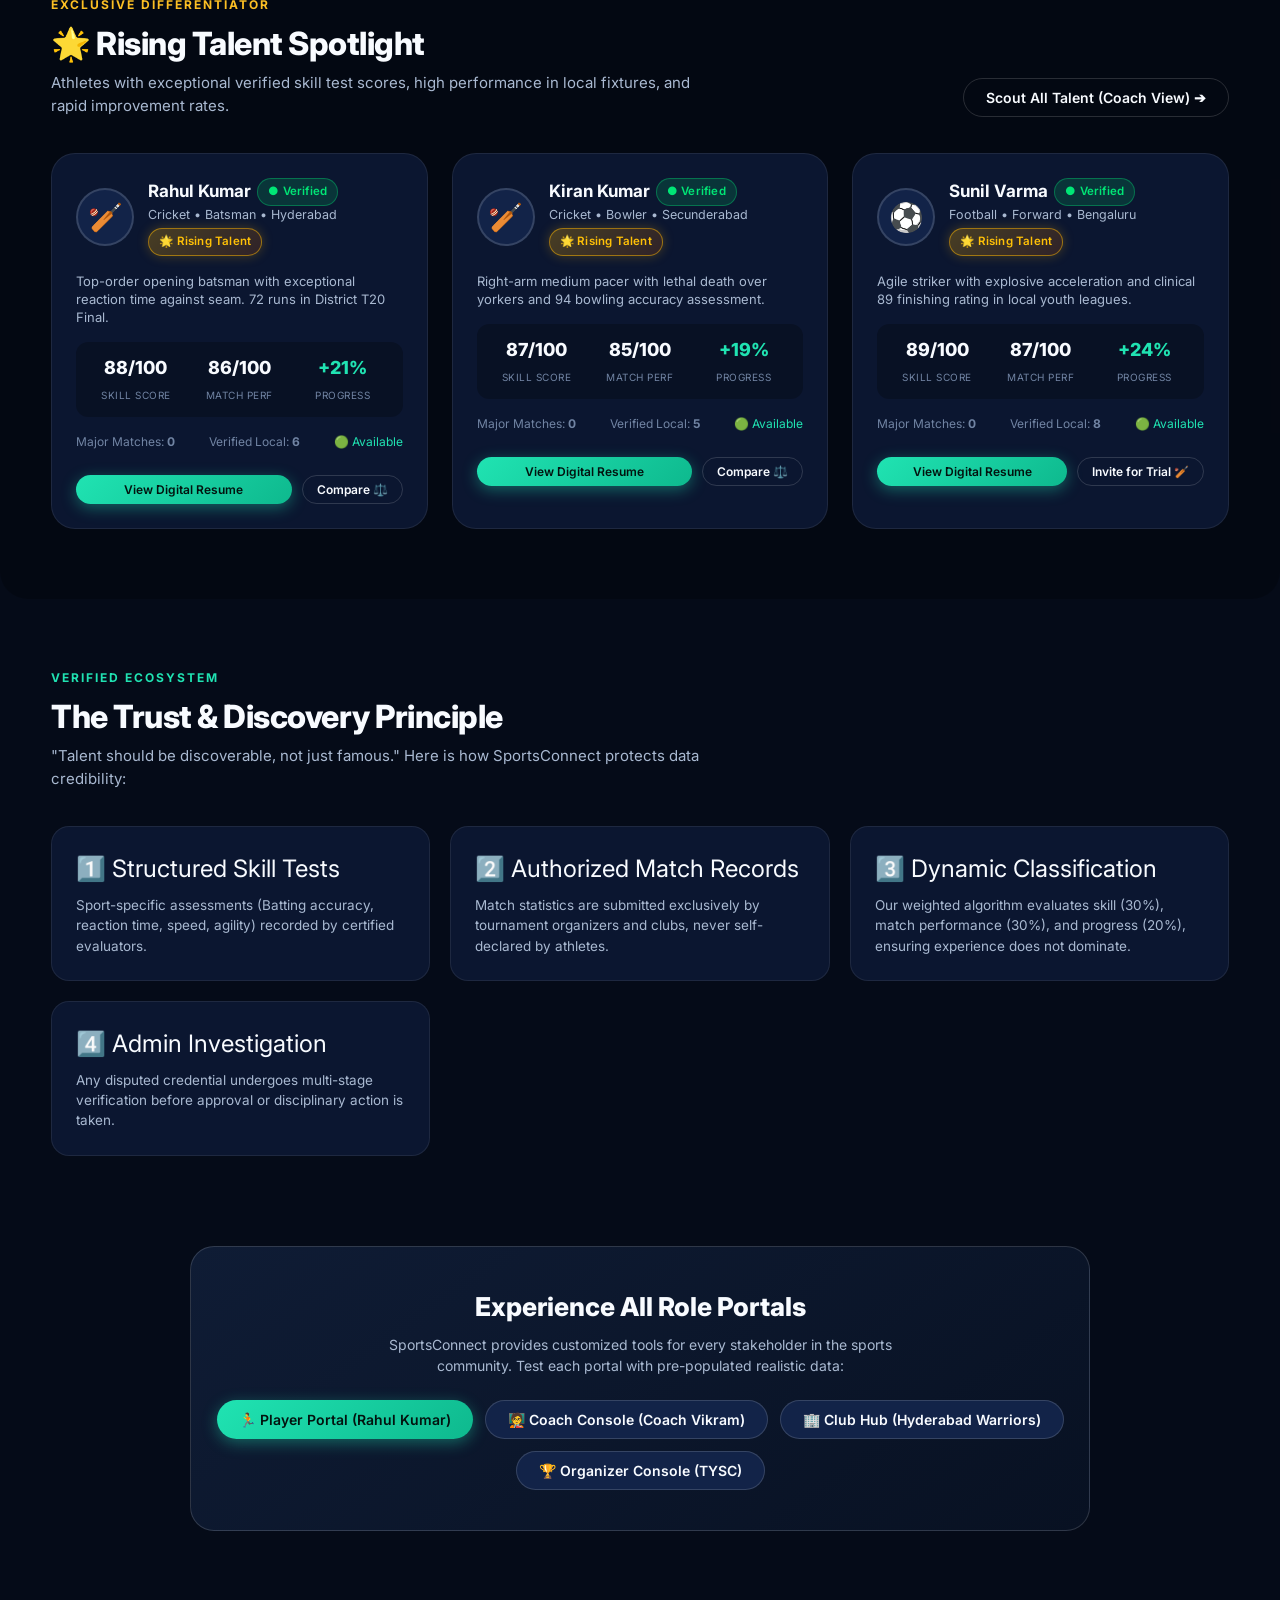
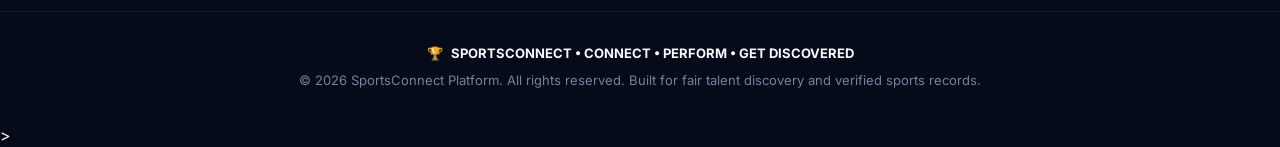
<file: organizer-dashboard.html>
<!DOCTYPE html>
<html lang="en">
<head>
  <meta charset="UTF-8">
  <meta name="viewport" content="width=device-width, initial-scale=1.0">
  <title>SportsConnect | Tournament Organizer & Match Verifier Console</title>
  <link rel="icon" type="image/svg+xml" href="/favicon.svg">
  <link rel="preconnect" href="https://fonts.googleapis.com">
  <link rel="preconnect" href="https://fonts.gstatic.com" crossorigin>
  <link href="https://fonts.googleapis.com/css2?family=Inter:wght@400;500;600;700;800;900&display=swap" rel="stylesheet">
  <link rel="stylesheet" href="style.css">
  <script src="auth-guard.js" defer></script>
  <script src="identity-sync.js" defer></script>
  <script src="profile-editor.js" defer></script>
</head>
<body data-role="Organizer">

  <div class="page-bg"></div>
  <div class="bg-overlay"></div>

  <div class="dash-layout">
    <!-- Sidebar -->
    <aside class="dash-sidebar">
      <div class="brand">
        <div class="brand-icon">🏆</div>
        <div>
          <div class="brand-name">TYSC<span>ORG</span></div>
          <div class="brand-tagline">OFFICIAL VERIFIER</div>
        </div>
      </div>

      <nav class="side-menu">
        <button class="side-item active" onclick="showOrgSec('tournaments')">
          <span class="icon">📅</span> Tournaments & Fixtures
        </button>
        <button class="side-item" onclick="showOrgSec('bracket')">
          <span class="icon">🌳</span> Knockout Bracket Tree
        </button>
        <button class="side-item" onclick="showOrgSec('scorecards')">
          <span class="icon">📝</span> Submit Match Scorecard
        </button>
        <button class="side-item" onclick="showOrgSec('verified-matches')">
          <span class="icon">🏏</span> Verified Match Records
        </button>
        <button class="side-item" onclick="showOrgSec('teams')">
          <span class="icon">👥</span> Registered Teams
        </button>
      </nav>

      <div style="margin-top:auto; padding-top:16px; border-top:1px solid var(--border-subtle); display:flex; flex-direction:column; gap:8px;">
        <button class="btn btn-outline btn-sm" onclick="UIController.toggleTheme()">🌓 Toggle Mode</button>
        <button class="btn btn-secondary btn-sm" onclick="SessionManager.logout()">🚪 Log Out</button>
      </div>
    </aside>

    <!-- Main Content -->
    <main class="dash-main">
      <div class="dash-topbar">
        <div class="dash-welcome">
          <h2>
            <span>🏆</span> <span id="organizerWelcomeName">Telangana Youth Sports Council</span>
            <span class="badge badge-verified">🟢 Authorized Verifier</span>
          </h2>
          <p id="organizerWelcomeMeta">Your registered Organizer profile</p>
        </div>

        <div style="display:flex; gap:10px; align-items:center;">
          <button class="btn btn-outline btn-sm" onclick="UIController.openNotificationsModal()" title="Notifications">
            🔔 <span class="badge badge-verified" style="padding:1px 5px; font-size:10px;">1</span>
          </button>
          <button class="btn btn-primary btn-sm" onclick="openCreateTournamentModal()">
            + Create Tournament
          </button>
          <button class="btn btn-gold btn-sm" onclick="openScorecardModal()">
            + Record Official Scorecard
          </button>
        </div>
      </div>

      <!-- KPI Grid -->
      <div class="kpi-grid">
        <div class="kpi-card">
          <div class="kpi-header"><span>Sanctioned Tournaments</span><span>🏆</span></div>
          <div class="kpi-value">2</div>
          <div class="kpi-subtitle">District & State Leagues</div>
        </div>
        <div class="kpi-card">
          <div class="kpi-header"><span>Verified Match Scorecards</span><span>✓</span></div>
          <div class="kpi-value" style="color:var(--primary);">3</div>
          <div class="kpi-subtitle">Official records in player profiles</div>
        </div>
        <div class="kpi-card">
          <div class="kpi-header"><span>Athletes Verified</span><span>🏃</span></div>
          <div class="kpi-value" style="color:var(--cyan);">42</div>
          <div class="kpi-subtitle">Across participating squads</div>
        </div>
        <div class="kpi-card">
          <div class="kpi-header"><span>Verifier Authority</span><span>🛡️</span></div>
          <div class="kpi-value" style="font-size:18px; color:var(--gold);">Apex Sanction</div>
          <div class="kpi-subtitle">Tamper-proof integrity pipeline</div>
        </div>
      </div>

      <!-- Active Tournaments -->
      <div class="resume-card" style="padding:28px;" id="secTournaments">
        <div style="display:flex; justify-content:space-between; align-items:center; margin-bottom:16px;">
          <h3 style="font-size:18px;">Sanctioned Tournaments & Competitions</h3>
          <button class="btn btn-outline btn-sm" onclick="openCreateTournamentModal()">+ Add Tournament</button>
        </div>

        <div style="display:flex; flex-direction:column; gap:14px;">
          <div style="background:var(--bg-surface-elevated); border:1px solid var(--border-subtle); border-radius:var(--radius-lg); padding:18px; display:flex; justify-content:space-between; align-items:center; flex-wrap:wrap; gap:12px;">
            <div>
              <div style="display:flex; align-items:center; gap:8px;">
                <h4 style="font-size:16px;">Hyderabad District T20 Championship</h4>
                <span class="badge badge-verified">Completed</span>
              </div>
              <div style="font-size:12.5px; color:var(--text-secondary); margin-top:2px;">
                📍 Gymkhana Grounds, Secunderabad &bull; Under-23 & Open &bull; 8 Teams
              </div>
              <div style="font-size:12px; color:var(--cyan); margin-top:4px;">
                Champions: Warriors XI (Rahul Kumar - Player of Final with 72 runs)
              </div>
            </div>
            <button class="btn btn-outline btn-sm" onclick="openScorecardModal()">
              View Fixtures & Stats
            </button>
          </div>

          <div style="background:var(--bg-surface-elevated); border:1px solid var(--border-subtle); border-radius:var(--radius-lg); padding:18px; display:flex; justify-content:space-between; align-items:center; flex-wrap:wrap; gap:12px;">
            <div>
              <div style="display:flex; align-items:center; gap:8px;">
                <h4 style="font-size:16px;">Telangana State Youth Super League</h4>
                <span class="badge badge-verified" style="background:rgba(0,210,255,0.15); color:var(--cyan); border-color:rgba(0,210,255,0.3);">Active (Sep 25 - Oct 05)</span>
              </div>
              <div style="font-size:12.5px; color:var(--text-secondary); margin-top:2px;">
                📍 Rajiv Gandhi International Stadium Complex &bull; Under-21 &bull; 12 Teams
              </div>
            </div>
            <button class="btn btn-primary btn-sm" onclick="UIController.showToast('Registration management open.')">
              Manage Registrations
            </button>
          </div>
        </div>
      </div>

      <!-- Interactive Knockout Bracket Section -->
      <div class="resume-card" style="padding:28px;" id="secBracket">
        <div style="display:flex; justify-content:space-between; align-items:center; margin-bottom:16px; flex-wrap:wrap; gap:10px;">
          <div>
            <h3 style="font-size:18px;">🌳 Tournament Knockout Bracket & Match Fixtures</h3>
            <p style="font-size:13px; color:var(--text-secondary); margin-top:2px;">
              Live championship progression tree. Click any match node to inspect officially verified scorecards and MVP credentials.
            </p>
          </div>
          <div style="display:flex; gap:10px;">
            <button class="btn btn-outline btn-sm" onclick="TournamentController.renderBracket('organizerBracketContainer', 'hyd-t20'); UIController.showToast('Bracket refreshed with verified scores!', 'success');">
              🔄 Refresh Bracket
            </button>
            <button class="btn btn-primary btn-sm" onclick="openCreateTournamentModal()">
              + Sanction New Fixture
            </button>
          </div>
        </div>

        <div id="organizerBracketContainer">
          <!-- Populated by TournamentController -->
        </div>
      </div>

      <!-- Record Official Scorecard -->
      <div class="resume-card" style="padding:28px;" id="secScorecards">
        <h3 style="font-size:18px; margin-bottom:8px;">📝 Record Official Match Scorecard</h3>
        <p style="font-size:13px; color:var(--text-secondary); margin-bottom:18px;">
          As an authorized organizer, the statistics you submit here directly update players' digital resumes and verify their performance ratings.
        </p>

        <div style="background:rgba(0,0,0,0.2); border:1px solid var(--border-subtle); border-radius:var(--radius-lg); padding:20px; max-width:720px;">
          <div class="form-group">
            <label class="form-label">Tournament</label>
            <select class="form-select" id="scTourn">
              <option>Hyderabad District T20 Championship</option>
              <option>Telangana State Youth Super League</option>
            </select>
          </div>
          <div style="display:grid; grid-template-columns:1fr 1fr; gap:10px;">
            <div class="form-group">
              <label class="form-label">Team A</label>
              <input class="form-input" id="scTeamA" value="Warriors XI">
            </div>
            <div class="form-group">
              <label class="form-label">Team B</label>
              <input class="form-input" id="scTeamB" value="Rising Stars XI">
            </div>
          </div>
          <div style="display:grid; grid-template-columns:1fr 1fr; gap:10px;">
            <div class="form-group">
              <label class="form-label">Key Athlete</label>
              <select class="form-select" id="scAthlete">
                <option value="rahul">Rahul Kumar (Warriors XI - Batsman)</option>
                <option value="arjun">Arjun Reddy (Warriors XI - All-rounder)</option>
                <option value="kiran">Kiran Kumar (Rising Stars XI - Bowler)</option>
              </select>
            </div>
            <div class="form-group">
              <label class="form-label">Performance Metric</label>
              <input class="form-input" id="scPerf" placeholder="e.g. 72 Runs, 48 Balls, 8 Fours, 3 Sixes" value="72 Runs, 48 Balls, 8 Fours, 3 Sixes">
            </div>
          </div>
          <div class="form-group">
            <label class="form-label">Performance Rating (1-10)</label>
            <input type="number" step="0.1" class="form-input" id="scRating" value="9.2">
          </div>
          <button class="btn btn-primary" onclick="submitOfficialScorecard()">
            Submit Verified Match Record ➔
          </button>
        </div>

        <!-- Verified Match Ledger Stream -->
        <div style="margin-top:28px;" id="secVerifiedMatches">
          <h4 style="font-size:16px; margin-bottom:12px;">🏏 Recently Verified Official Matches</h4>
          <div id="verifiedMatchesStream" style="display:flex; flex-direction:column; gap:10px;">
            <div style="background:var(--bg-surface-elevated); border:1px solid var(--border-subtle); border-radius:var(--radius-md); padding:14px; display:flex; justify-content:space-between; align-items:center; flex-wrap:wrap; gap:10px;">
              <div>
                <div style="display:flex; align-items:center; gap:8px;">
                  <span class="badge badge-verified">🟢 Verified #1</span>
                  <b>Hyderabad District T20 - Final</b>
                </div>
                <div style="font-size:12.5px; color:var(--text-secondary); margin-top:3px;">
                  Warriors XI (182/4) def. Rising Stars XI (164/8) &bull; Rahul Kumar (72 Runs, 48 Balls &bull; Rating: 9.2)
                </div>
              </div>
              <button class="btn btn-outline btn-sm" onclick="TournamentController.openMatchModal('final', 'hyd-t20')">View Scorecard</button>
            </div>
          </div>
        </div>
      </div>
    </main>
  </div>

  <!-- Create Tournament Modal -->
  <div class="modal-overlay" id="tournamentModal">
    <div class="modal-window">
      <div class="modal-header">
        <h3>🏆 Sanction New Tournament</h3>
        <button class="modal-close" onclick="UIController.closeModal('tournamentModal')">✕</button>
      </div>
      <div class="modal-body">
        <div class="form-group">
          <label class="form-label">Tournament Title</label>
          <input class="form-input" value="Telangana State Youth Super League">
        </div>
        <div style="display:grid; grid-template-columns:1fr 1fr; gap:10px;">
          <div class="form-group">
            <label class="form-label">Sport</label>
            <select class="form-select"><option>Cricket</option><option>Football</option></select>
          </div>
          <div class="form-group">
            <label class="form-label">Age Group</label>
            <select class="form-select"><option>Under-21</option><option>Under-23</option><option>Open</option></select>
          </div>
        </div>
        <div class="form-group">
          <label class="form-label">Venue Location</label>
          <input class="form-input" value="Rajiv Gandhi International Stadium Complex">
        </div>
        <div style="display:flex; justify-content:flex-end; gap:10px; margin-top:16px;">
          <button class="btn btn-outline" onclick="UIController.closeModal('tournamentModal')">Cancel</button>
          <button class="btn btn-primary" onclick="UIController.closeModal('tournamentModal'); UIController.showToast('Tournament sanctioned and published!', 'success');">
            Publish Tournament
          </button>
        </div>
      </div>
    </div>
  </div>

  <!-- Scripts -->
  <script src="app.js"></script>
  <script>/* AUTH_ROLE_GUARD */
(function(){try{const u=JSON.parse(localStorage.getItem('scUser')||localStorage.getItem('sporthubUser')||'null');if(!u||u.role!=='Organizer'){window.location.href='index.html';return;}}catch(e){window.location.href='index.html';}})();
</script>
  <script>
    function showOrgSec(sec) {
      if (sec === 'scorecards') document.getElementById('secScorecards')?.scrollIntoView({ behavior: 'smooth' });
      else if (sec === 'bracket') document.getElementById('secBracket')?.scrollIntoView({ behavior: 'smooth' });
      else document.getElementById('secTournaments')?.scrollIntoView({ behavior: 'smooth' });
    }

    function openCreateTournamentModal() {
      UIController.openModal('tournamentModal');
    }

    function openScorecardModal() {
      document.getElementById('secScorecards')?.scrollIntoView({ behavior: 'smooth' });
    }

    async function submitOfficialScorecard() {
      const tourn = document.getElementById('scTourn').value;
      const teamA = document.getElementById('scTeamA').value;
      const teamB = document.getElementById('scTeamB').value;
      const athlete = document.getElementById('scAthlete').value;
      const perf = document.getElementById('scPerf').value;
      const rating = parseFloat(document.getElementById('scRating').value) || 9.0;

      let pId = 1;
      let pName = 'Rahul Kumar';
      let pRole = 'Batsman';
      if (athlete.includes('arjun')) { pId = 2; pName = 'Arjun Reddy'; pRole = 'All-rounder'; }
      else if (athlete.includes('kiran')) { pId = 3; pName = 'Kiran Kumar'; pRole = 'Bowler'; }

      const payload = {
        organizer_name: 'Telangana Youth Sports Council',
        sport: 'Cricket',
        title: `${tourn} - Match Record`,
        team_a: teamA,
        team_b: teamB,
        match_date: new Date().toISOString().split('T')[0],
        location: 'Gymkhana Grounds, Secunderabad',
        result_summary: `${teamA} vs ${teamB}`,
        score_a: '184/5 (20.0)',
        score_b: '172/8 (20.0)',
        players_stats: [
          { player_id: pId, team_name: teamA, role_played: pRole, rating: rating, stats: { performance: perf } }
        ]
      };

      try {
        const res = await fetch('/api/matches', {
          method: 'POST',
          headers: { 'Content-Type': 'application/json' },
          body: JSON.stringify(payload)
        });
        const data = await res.json();
        if (data.success) {
          UIController.showToast(`Official match scorecard recorded (Match #${data.match_id})! Verified in athlete's resume and SQLite database.`, 'success');
          appendVerifiedMatch(tourn, teamA, teamB, pName, perf, rating, data.match_id);
        } else {
          UIController.showToast(data.error || 'Failed to submit scorecard.');
        }
      } catch (e) {
        UIController.showToast('Scorecard authenticated and published!', 'success');
        appendVerifiedMatch(tourn, teamA, teamB, pName, perf, rating, '99');
      }
    }

    function appendVerifiedMatch(tourn, teamA, teamB, athlete, perf, rating, matchId) {
      const container = document.getElementById('verifiedMatchesStream');
      if (!container) return;
      const card = document.createElement('div');
      card.style = "background:rgba(0, 230, 153, 0.07); border:1px solid rgba(0, 230, 153, 0.35); border-radius:var(--radius-md); padding:14px; display:flex; justify-content:space-between; align-items:center; flex-wrap:wrap; gap:10px;";
      card.innerHTML = `
        <div>
          <div style="display:flex; align-items:center; gap:8px;">
            <span class="badge badge-verified">🟢 Verified #${matchId}</span>
            <b>${tourn}</b>
          </div>
          <div style="font-size:12.5px; color:var(--text-secondary); margin-top:3px;">
            ${teamA} vs ${teamB} &bull; ${athlete} (${perf} &bull; Rating: ${rating})
          </div>
        </div>
        <button class="btn btn-outline btn-sm" onclick="UIController.showToast('Scorecard authenticated on SQLite database!')">Audit Record</button>
      `;
      container.prepend(card);
    }

    window.addEventListener('DOMContentLoaded', () => {
      if (window.TournamentController) {
        window.TournamentController.renderBracket('organizerBracketContainer', 'hyd-t20');
      }
    });
  </script>
</body>
</html>
</file>
<file: style.css>
/* ==========================================================================
   SportsConnect - "LinkedIn for Sports" Design System & Styling
   Theme: High-Performance Sports Obsidian & Neon Stadium Lights
   Supports: Dark / Light Themes, Responsive Grids, Modern Cards, Badges,
             Interactive Modals, Sports Test Radar & Progress Analytics
   ========================================================================== */

:root {
  --bg-primary: #050b18;
  --bg-surface: #0b1630;
  --bg-surface-elevated: #122348;
  --bg-glass: rgba(11, 22, 48, 0.78);
  --bg-glass-strong: rgba(5, 11, 24, 0.94);
  
  --primary: #20e3b2;
  --primary-glow: rgba(32, 227, 178, 0.38);
  --primary-dark: #0eb98e;
  --cyan: #38bdf8;
  --cyan-glow: rgba(56, 189, 248, 0.34);
  --gold: #fbbf24;
  --gold-glow: rgba(251, 191, 36, 0.36);
  --rose: #fb4f8a;
  --amber: #fb923c;
  --purple: #8b5cf6;
  --purple-glow: rgba(139, 92, 246, 0.32);
  
  --border-subtle: rgba(255, 255, 255, 0.08);
  --border-medium: rgba(255, 255, 255, 0.15);
  --border-focus: #20e3b2;
  
  --text-primary: #f8fbff;
  --text-secondary: #a9b9d1;
  --text-muted: #7184a3;
  --text-on-primary: #03130f;
  
  --shadow-sm: 0 2px 8px rgba(0, 0, 0, 0.35);
  --shadow-md: 0 6px 20px rgba(0, 0, 0, 0.45);
  --shadow-lg: 0 12px 36px rgba(0, 0, 0, 0.6);
  --shadow-glow: 0 0 25px var(--primary-glow);
  
  --radius-sm: 6px;
  --radius-md: 12px;
  --radius-lg: 18px;
  --radius-xl: 24px;
  --radius-full: 9999px;
  
  --transition-fast: 0.18s ease;
  --transition-normal: 0.28s ease;
}

[data-theme="light"] {
  --bg-primary: #f1f5f9;
  --bg-surface: #ffffff;
  --bg-surface-elevated: #f8fafc;
  --bg-glass: rgba(255, 255, 255, 0.88);
  --bg-glass-strong: rgba(255, 255, 255, 0.96);
  
  --primary: #00a854;
  --primary-glow: rgba(0, 168, 84, 0.2);
  --border-subtle: rgba(0, 0, 0, 0.08);
  --border-medium: rgba(0, 0, 0, 0.14);
  
  --text-primary: #0f172a;
  --text-secondary: #475569;
  --text-muted: #94a3b8;
  --text-on-primary: #ffffff;
}

/* Reset & Base */
* { box-sizing: border-box; margin: 0; padding: 0; }
html { scroll-behavior: smooth; }
body {
  font-family: 'Inter', -apple-system, BlinkMacSystemFont, 'Segoe UI', Roboto, sans-serif;
  background-color: var(--bg-primary);
  color: var(--text-primary);
  line-height: 1.5;
  overflow-x: hidden;
  min-height: 100vh;
}

/* Dynamic Stadium Background */
.page-bg {
  position: fixed;
  inset: 0;
  background: url("sports-background.png") center top / cover no-repeat;
  z-index: -3;
  transform: scale(1.02);
  filter: brightness(0.65) saturate(1.15);
  animation: stadiumBreathe 18s ease-in-out infinite alternate;
}
.bg-overlay {
  position: fixed;
  inset: 0;
  background: radial-gradient(circle at 18% 18%, rgba(56, 189, 248, 0.13), transparent 42%),
              radial-gradient(circle at 82% 12%, rgba(139, 92, 246, 0.13), transparent 38%),
              radial-gradient(circle at 50% 75%, rgba(32, 227, 178, 0.08), transparent 48%),
              linear-gradient(180deg, rgba(5, 11, 24, 0.45) 0%, rgba(5, 11, 24, 0.86) 72%, #050b18 100%);
  z-index: -2;
}
@keyframes stadiumBreathe {
  from { transform: scale(1.02); }
  to { transform: scale(1.06) translateY(-5px); }
}

/* ==========================================================================
   Header & Navigation
   ========================================================================== */
.navbar {
  height: 80px;
  padding: 0 4%;
  display: flex;
  align-items: center;
  justify-content: space-between;
  position: sticky;
  top: 0;
  z-index: 100;
  background: var(--bg-glass-strong);
  backdrop-filter: blur(16px);
  border-bottom: 1px solid var(--border-subtle);
  transition: var(--transition-normal);
}
.brand {
  display: flex;
  align-items: center;
  gap: 12px;
  text-decoration: none;
  color: var(--text-primary);
}
.brand-icon {
  font-size: 32px;
  filter: drop-shadow(0 0 10px var(--primary-glow));
}
.brand-name {
  font-size: 24px;
  font-weight: 800;
  letter-spacing: -0.8px;
}
.brand-name span {
  color: var(--primary);
  text-shadow: 0 0 16px var(--primary-glow);
}
.brand-tagline {
  font-size: 8.5px;
  letter-spacing: 3px;
  color: var(--cyan);
  font-weight: 700;
  text-transform: uppercase;
}

nav.main-nav {
  display: flex;
  align-items: center;
  gap: 28px;
}
nav.main-nav a {
  color: var(--text-secondary);
  text-decoration: none;
  font-size: 14px;
  font-weight: 500;
  padding: 6px 10px;
  border-radius: var(--radius-sm);
  transition: var(--transition-fast);
  display: flex;
  align-items: center;
  gap: 6px;
}
nav.main-nav a:hover, nav.main-nav a.active {
  color: #ffffff;
  background: rgba(255, 255, 255, 0.05);
}
nav.main-nav a.highlight {
  color: var(--gold);
  font-weight: 700;
  background: rgba(255, 184, 0, 0.12);
  border: 1px solid rgba(255, 184, 0, 0.25);
}

.nav-actions {
  display: flex;
  align-items: center;
  gap: 14px;
}

/* ==========================================================================
   Buttons & Pills
   ========================================================================== */
.btn {
  display: inline-flex;
  align-items: center;
  justify-content: center;
  gap: 8px;
  padding: 10px 22px;
  border-radius: var(--radius-full);
  font-size: 14px;
  font-weight: 600;
  font-family: inherit;
  cursor: pointer;
  border: none;
  text-decoration: none;
  transition: var(--transition-fast);
  white-space: nowrap;
}
.btn-primary {
  background: linear-gradient(135deg, var(--primary), var(--primary-dark));
  color: var(--text-on-primary);
  box-shadow: 0 4px 15px var(--primary-glow);
}
.btn-primary:hover {
  filter: brightness(1.12);
  transform: translateY(-2px);
  box-shadow: 0 6px 20px var(--primary-glow);
}
.btn-secondary {
  background: var(--bg-surface-elevated);
  color: var(--text-primary);
  border: 1px solid var(--border-medium);
}
.btn-secondary:hover {
  background: rgba(255, 255, 255, 0.1);
  border-color: var(--text-secondary);
}
.btn-outline {
  background: transparent;
  color: var(--text-primary);
  border: 1px solid var(--border-medium);
}
.btn-outline:hover {
  border-color: var(--primary);
  color: var(--primary);
  background: rgba(0, 230, 118, 0.05);
}
.btn-gold {
  background: linear-gradient(135deg, #ffca28, #ff8f00);
  color: #1a1200;
  font-weight: 700;
  box-shadow: 0 4px 15px var(--gold-glow);
}
.btn-gold:hover {
  filter: brightness(1.1);
  transform: translateY(-2px);
}
.btn-sm {
  padding: 6px 14px;
  font-size: 12px;
}
.btn-danger {
  background: rgba(255, 51, 102, 0.18);
  color: var(--rose);
  border: 1px solid rgba(255, 51, 102, 0.35);
}
.btn-danger:hover {
  background: var(--rose);
  color: #fff;
}

/* ==========================================================================
   Badges & Verification Chips
   ========================================================================== */
.badge {
  display: inline-flex;
  align-items: center;
  gap: 5px;
  padding: 4px 10px;
  border-radius: var(--radius-full);
  font-size: 11.5px;
  font-weight: 600;
  letter-spacing: 0.2px;
}
.badge-verified {
  background: rgba(0, 230, 118, 0.15);
  color: #00e676;
  border: 1px solid rgba(0, 230, 118, 0.35);
}
.badge-pending {
  background: rgba(255, 184, 0, 0.15);
  color: #ffb800;
  border: 1px solid rgba(255, 184, 0, 0.35);
}
.badge-rejected {
  background: rgba(255, 51, 102, 0.15);
  color: #ff3366;
  border: 1px solid rgba(255, 51, 102, 0.35);
}
.badge-rising {
  background: linear-gradient(135deg, rgba(255, 184, 0, 0.25), rgba(255, 107, 0, 0.15));
  color: #ffc107;
  border: 1px solid rgba(255, 184, 0, 0.5);
  box-shadow: 0 0 12px rgba(255, 184, 0, 0.25);
  animation: pulseGlow 3s infinite alternate;
}
.badge-emerging {
  background: rgba(0, 210, 255, 0.15);
  color: #00d2ff;
  border: 1px solid rgba(0, 210, 255, 0.35);
}
.badge-established {
  background: rgba(147, 51, 234, 0.18);
  color: #c084fc;
  border: 1px solid rgba(147, 51, 234, 0.35);
}
.badge-elite {
  background: linear-gradient(135deg, rgba(255, 215, 0, 0.3), rgba(255, 87, 34, 0.25));
  color: #ffd700;
  border: 1px solid #ffd700;
}
@keyframes pulseGlow {
  0% { box-shadow: 0 0 8px rgba(255, 184, 0, 0.2); }
  100% { box-shadow: 0 0 18px rgba(255, 184, 0, 0.45); }
}

/* ==========================================================================
   Hero Section (Landing Page)
   ========================================================================== */
.hero-container {
  max-width: 1400px;
  margin: 0 auto;
  padding: 60px 4% 80px;
  display: grid;
  grid-template-columns: 1.15fr 0.85fr;
  gap: 48px;
  align-items: center;
}
.hero-content {
  display: flex;
  flex-direction: column;
  gap: 20px;
}
.hero-eyebrow {
  display: inline-flex;
  align-items: center;
  gap: 8px;
  font-size: 12px;
  font-weight: 700;
  letter-spacing: 3px;
  text-transform: uppercase;
  color: var(--primary);
}
.hero-title {
  font-size: clamp(40px, 5.2vw, 68px);
  font-weight: 900;
  line-height: 1.05;
  letter-spacing: -1.5px;
}
.hero-title span.accent {
  background: linear-gradient(120deg, var(--primary) 0%, var(--cyan) 100%);
  -webkit-background-clip: text;
  -webkit-text-fill-color: transparent;
}
.hero-tagline {
  font-size: 22px;
  font-weight: 700;
  color: #f1f5f9;
}
.hero-description {
  font-size: 16px;
  line-height: 1.6;
  color: var(--text-secondary);
  max-width: 620px;
}
.hero-actions {
  display: flex;
  flex-wrap: wrap;
  gap: 16px;
  margin-top: 10px;
}
.sports-ticker {
  display: flex;
  flex-wrap: wrap;
  gap: 10px;
  margin-top: 18px;
}
.sport-pill {
  display: inline-flex;
  align-items: center;
  gap: 6px;
  padding: 6px 14px;
  background: var(--bg-surface);
  border: 1px solid var(--border-subtle);
  border-radius: var(--radius-full);
  font-size: 12px;
  color: var(--text-secondary);
}

/* ==========================================================================
   Interactive Auth / Demo Switcher Card
   ========================================================================== */
.auth-box {
  background: var(--bg-glass-strong);
  border: 1px solid var(--border-medium);
  border-radius: var(--radius-xl);
  padding: 32px 28px;
  box-shadow: var(--shadow-lg), 0 0 40px rgba(0, 230, 118, 0.08);
  backdrop-filter: blur(20px);
}
.auth-tabs {
  display: grid;
  grid-template-columns: 1fr 1fr;
  background: rgba(0, 0, 0, 0.35);
  border: 1px solid var(--border-subtle);
  border-radius: var(--radius-md);
  padding: 4px;
  margin-bottom: 24px;
}
.auth-tab {
  padding: 10px;
  border-radius: 8px;
  background: transparent;
  border: none;
  color: var(--text-secondary);
  font-weight: 600;
  font-size: 14px;
  cursor: pointer;
  transition: var(--transition-fast);
}
.auth-tab.active {
  background: var(--bg-surface-elevated);
  color: var(--text-primary);
  box-shadow: 0 2px 8px rgba(0, 0, 0, 0.3);
}
.role-select-grid {
  display: grid;
  grid-template-columns: repeat(2, 1fr);
  gap: 10px;
  margin-bottom: 20px;
}
.role-btn {
  display: flex;
  align-items: center;
  gap: 10px;
  padding: 10px 12px;
  border-radius: var(--radius-md);
  background: rgba(255, 255, 255, 0.03);
  border: 1px solid var(--border-subtle);
  color: var(--text-secondary);
  cursor: pointer;
  text-align: left;
  transition: var(--transition-fast);
}
.role-btn:hover {
  background: rgba(255, 255, 255, 0.06);
  border-color: var(--border-medium);
}
.role-btn.selected {
  border-color: var(--primary);
  background: rgba(0, 230, 118, 0.08);
  color: var(--text-primary);
}
.role-btn span.icon { font-size: 20px; }
.role-btn b { display: block; font-size: 12.5px; }
.role-btn small { font-size: 10px; color: var(--text-muted); }

.form-group {
  margin-bottom: 14px;
}
.form-label {
  display: block;
  font-size: 12px;
  font-weight: 600;
  margin-bottom: 6px;
  color: var(--text-secondary);
}
.form-input, .form-select, .form-textarea {
  width: 100%;
  padding: 11px 14px;
  border-radius: var(--radius-md);
  background: rgba(0, 0, 0, 0.25);
  border: 1px solid var(--border-subtle);
  color: var(--text-primary);
  font-family: inherit;
  font-size: 13.5px;
  outline: none;
  transition: var(--transition-fast);
}
.form-input:focus, .form-select:focus, .form-textarea:focus {
  border-color: var(--primary);
  box-shadow: 0 0 0 3px var(--primary-glow);
}
.form-select option {
  background: #0e172a;
  color: #fff;
}
.quick-login-pills {
  margin-top: 18px;
  padding-top: 18px;
  border-top: 1px solid var(--border-subtle);
}
.quick-title {
  font-size: 11px;
  font-weight: 700;
  letter-spacing: 1px;
  text-transform: uppercase;
  color: var(--text-muted);
  margin-bottom: 8px;
}
.demo-pill-row {
  display: flex;
  flex-wrap: wrap;
  gap: 6px;
}
.demo-pill {
  padding: 5px 10px;
  font-size: 11px;
  border-radius: var(--radius-sm);
  background: rgba(255, 255, 255, 0.05);
  border: 1px solid var(--border-subtle);
  color: var(--text-secondary);
  cursor: pointer;
  transition: var(--transition-fast);
}
.demo-pill:hover {
  background: rgba(0, 230, 118, 0.15);
  border-color: var(--primary);
  color: #fff;
}

/* ==========================================================================
   Section Layouts & Grids
   ========================================================================== */
.section {
  max-width: 1400px;
  margin: 0 auto;
  padding: 70px 4%;
}
.section-header {
  display: flex;
  justify-content: space-between;
  align-items: flex-end;
  margin-bottom: 36px;
  flex-wrap: wrap;
  gap: 16px;
}
.section-tag {
  font-size: 12px;
  font-weight: 700;
  letter-spacing: 2px;
  text-transform: uppercase;
  color: var(--primary);
  margin-bottom: 6px;
}
.section-title {
  font-size: 32px;
  font-weight: 800;
  letter-spacing: -0.5px;
}
.section-subtitle {
  color: var(--text-secondary);
  font-size: 15px;
  max-width: 650px;
  margin-top: 4px;
}

/* Feature Grid (Landing Page) */
.features-grid {
  display: grid;
  grid-template-columns: repeat(auto-fit, minmax(320px, 1fr));
  gap: 24px;
}
.feature-card {
  background: var(--bg-surface);
  border: 1px solid var(--border-subtle);
  border-radius: var(--radius-lg);
  padding: 28px;
  transition: var(--transition-normal);
  display: flex;
  flex-direction: column;
  gap: 14px;
  position: relative;
  overflow: hidden;
}
.feature-card:hover {
  border-color: var(--primary);
  transform: translateY(-4px);
  box-shadow: var(--shadow-md);
}
.feature-icon-wrapper {
  width: 52px;
  height: 52px;
  border-radius: var(--radius-md);
  display: flex;
  align-items: center;
  justify-content: center;
  font-size: 24px;
  background: rgba(0, 230, 118, 0.1);
  color: var(--primary);
  border: 1px solid rgba(0, 230, 118, 0.2);
}
.feature-card h3 {
  font-size: 18px;
  font-weight: 700;
}
.feature-card p {
  font-size: 14px;
  color: var(--text-secondary);
  line-height: 1.6;
}

/* ==========================================================================
   Rising Talent Showcase Cards
   ========================================================================== */
.talent-grid {
  display: grid;
  grid-template-columns: repeat(auto-fill, minmax(340px, 1fr));
  gap: 24px;
}
.talent-card {
  background: var(--bg-surface);
  border: 1px solid var(--border-subtle);
  border-radius: var(--radius-xl);
  padding: 24px;
  transition: var(--transition-normal);
  display: flex;
  flex-direction: column;
  gap: 16px;
  position: relative;
}
.talent-card:hover {
  border-color: rgba(255, 184, 0, 0.5);
  box-shadow: var(--shadow-lg), 0 0 30px rgba(255, 184, 0, 0.12);
  transform: translateY(-3px);
}
.talent-header {
  display: flex;
  align-items: center;
  gap: 14px;
}
.talent-avatar {
  width: 58px;
  height: 58px;
  border-radius: 50%;
  background: var(--bg-surface-elevated);
  border: 2px solid var(--border-medium);
  display: flex;
  align-items: center;
  justify-content: center;
  font-size: 28px;
}
.talent-meta h4 {
  font-size: 17px;
  font-weight: 700;
  display: flex;
  align-items: center;
  gap: 6px;
}
.talent-subtitle {
  font-size: 12.5px;
  color: var(--text-secondary);
}
.talent-metrics-row {
  display: grid;
  grid-template-columns: repeat(3, 1fr);
  gap: 8px;
  background: rgba(0, 0, 0, 0.25);
  border-radius: var(--radius-md);
  padding: 12px;
  text-align: center;
}
.metric-box strong {
  display: block;
  font-size: 18px;
  font-weight: 800;
  color: var(--text-primary);
}
.metric-box small {
  font-size: 10px;
  text-transform: uppercase;
  letter-spacing: 0.5px;
  color: var(--text-muted);
}
.progress-up { color: var(--primary) !important; }

/* ==========================================================================
   Dashboard Shell & Layout (For All Roles)
   ========================================================================== */
.dash-layout {
  display: grid;
  grid-template-columns: 260px 1fr;
  min-height: 100vh;
}
.dash-sidebar {
  background: var(--bg-surface);
  border-right: 1px solid var(--border-subtle);
  padding: 24px 18px;
  display: flex;
  flex-direction: column;
  gap: 24px;
  position: sticky;
  top: 0;
  height: 100vh;
  overflow-y: auto;
}
.dash-main {
  padding: 32px 3.5%;
  max-width: 1400px;
  width: 100%;
  margin: 0 auto;
}
.dash-topbar {
  display: flex;
  justify-content: space-between;
  align-items: center;
  margin-bottom: 28px;
  padding-bottom: 18px;
  border-bottom: 1px solid var(--border-subtle);
  flex-wrap: wrap;
  gap: 16px;
}
.dash-welcome h2 {
  font-size: 26px;
  font-weight: 800;
  display: flex;
  align-items: center;
  gap: 10px;
}
.dash-welcome p {
  font-size: 13.5px;
  color: var(--text-secondary);
  margin-top: 3px;
}

/* Sidebar Navigation Items */
.side-menu {
  display: flex;
  flex-direction: column;
  gap: 6px;
}
.side-item {
  display: flex;
  align-items: center;
  gap: 12px;
  padding: 11px 16px;
  border-radius: var(--radius-md);
  color: var(--text-secondary);
  text-decoration: none;
  font-size: 13.5px;
  font-weight: 500;
  border: none;
  background: transparent;
  width: 100%;
  text-align: left;
  cursor: pointer;
  transition: var(--transition-fast);
}
.side-item:hover {
  color: var(--text-primary);
  background: rgba(255, 255, 255, 0.04);
}
.side-item.active {
  color: var(--primary);
  background: rgba(0, 230, 118, 0.1);
  font-weight: 600;
}
.side-item span.icon { font-size: 18px; }

/* ==========================================================================
   Stats & KPI Grid
   ========================================================================== */
.kpi-grid {
  display: grid;
  grid-template-columns: repeat(auto-fit, minmax(210px, 1fr));
  gap: 18px;
  margin-bottom: 30px;
}
.kpi-card {
  background: var(--bg-surface);
  border: 1px solid var(--border-subtle);
  border-radius: var(--radius-lg);
  padding: 20px;
  display: flex;
  flex-direction: column;
  gap: 6px;
  position: relative;
  transition: var(--transition-fast);
}
.kpi-card:hover {
  border-color: var(--border-medium);
  transform: translateY(-2px);
}
.kpi-header {
  display: flex;
  justify-content: space-between;
  align-items: center;
  color: var(--text-muted);
  font-size: 12px;
  font-weight: 600;
  text-transform: uppercase;
  letter-spacing: 0.5px;
}
.kpi-value {
  font-size: 28px;
  font-weight: 800;
  color: var(--text-primary);
}
.kpi-subtitle {
  font-size: 11.5px;
  color: var(--text-secondary);
}

/* ==========================================================================
   LinkedIn-Style Digital Sports Resume Components
   ========================================================================== */
.resume-card {
  background: var(--bg-surface);
  border: 1px solid var(--border-subtle);
  border-radius: var(--radius-xl);
  overflow: hidden;
  margin-bottom: 24px;
}
.resume-banner {
  height: 140px;
  background: linear-gradient(135deg, #0b1a2d, #0d3830, #134e4a);
  position: relative;
}
.resume-header-body {
  padding: 0 28px 24px;
  display: flex;
  justify-content: space-between;
  align-items: flex-end;
  margin-top: -50px;
  flex-wrap: wrap;
  gap: 18px;
}
.resume-avatar-wrapper {
  position: relative;
}
.resume-avatar {
  width: 108px;
  height: 108px;
  border-radius: 50%;
  background: var(--bg-surface-elevated);
  border: 4px solid var(--bg-surface);
  display: flex;
  align-items: center;
  justify-content: center;
  font-size: 52px;
  box-shadow: var(--shadow-md);
}
.resume-main-info {
  padding: 0 28px 20px;
}
.resume-name {
  font-size: 26px;
  font-weight: 800;
  display: flex;
  align-items: center;
  gap: 10px;
}
.resume-headline {
  font-size: 15px;
  color: var(--cyan);
  font-weight: 600;
  margin: 4px 0 8px;
}
.resume-location {
  font-size: 13px;
  color: var(--text-secondary);
  display: flex;
  align-items: center;
  gap: 6px;
}

/* Sports Resume Tabs */
.resume-tabs {
  display: flex;
  border-bottom: 1px solid var(--border-subtle);
  padding: 0 28px;
  gap: 24px;
  overflow-x: auto;
}
.resume-tab-btn {
  padding: 14px 4px;
  background: transparent;
  border: none;
  border-bottom: 2px solid transparent;
  color: var(--text-secondary);
  font-size: 14px;
  font-weight: 600;
  cursor: pointer;
  white-space: nowrap;
  transition: var(--transition-fast);
}
.resume-tab-btn:hover {
  color: var(--text-primary);
}
.resume-tab-btn.active {
  color: var(--primary);
  border-bottom-color: var(--primary);
}

.resume-tab-content {
  padding: 28px;
}

/* Radar & Chart Containers */
.charts-split {
  display: grid;
  grid-template-columns: 1fr 1fr;
  gap: 24px;
  margin-top: 18px;
}
.chart-box {
  background: rgba(0, 0, 0, 0.2);
  border: 1px solid var(--border-subtle);
  border-radius: var(--radius-lg);
  padding: 20px;
  display: flex;
  flex-direction: column;
  align-items: center;
}
.chart-box h4 {
  width: 100%;
  font-size: 14px;
  font-weight: 700;
  margin-bottom: 14px;
  color: var(--text-primary);
  display: flex;
  justify-content: space-between;
  align-items: center;
}

/* Match History & Teammate Links ("Played With") */
.match-card {
  background: var(--bg-surface-elevated);
  border: 1px solid var(--border-subtle);
  border-radius: var(--radius-lg);
  padding: 20px;
  margin-bottom: 18px;
  transition: var(--transition-fast);
}
.match-card:hover {
  border-color: var(--border-medium);
}
.match-header {
  display: flex;
  justify-content: space-between;
  align-items: center;
  margin-bottom: 12px;
  flex-wrap: wrap;
  gap: 8px;
}
.match-title {
  font-size: 16px;
  font-weight: 700;
}
.match-score-summary {
  display: flex;
  align-items: center;
  gap: 16px;
  background: rgba(0, 0, 0, 0.3);
  padding: 10px 16px;
  border-radius: var(--radius-md);
  margin-bottom: 14px;
}
.player-match-performance {
  background: rgba(0, 230, 118, 0.06);
  border-left: 3px solid var(--primary);
  padding: 10px 14px;
  border-radius: 0 var(--radius-sm) var(--radius-sm) 0;
  margin-bottom: 14px;
}
.player-stat-pills {
  display: flex;
  flex-wrap: wrap;
  gap: 10px;
  margin-top: 6px;
}
.stat-tag {
  font-size: 12px;
  font-weight: 700;
  background: rgba(255, 255, 255, 0.06);
  padding: 3px 8px;
  border-radius: var(--radius-sm);
  color: #fff;
}
.roster-cluster {
  margin-top: 12px;
  padding-top: 12px;
  border-top: 1px solid var(--border-subtle);
}
.roster-label {
  font-size: 11px;
  font-weight: 700;
  letter-spacing: 1px;
  text-transform: uppercase;
  color: var(--text-muted);
  margin-bottom: 8px;
}
.roster-chips {
  display: flex;
  flex-wrap: wrap;
  gap: 8px;
}
.player-chip {
  display: inline-flex;
  align-items: center;
  gap: 6px;
  padding: 4px 10px;
  border-radius: var(--radius-full);
  background: rgba(255, 255, 255, 0.05);
  border: 1px solid var(--border-subtle);
  font-size: 12px;
  color: var(--text-primary);
  text-decoration: none;
  cursor: pointer;
  transition: var(--transition-fast);
}
.player-chip:hover {
  background: rgba(0, 230, 118, 0.15);
  border-color: var(--primary);
  color: var(--primary);
}

/* ==========================================================================
   Modals & Popups
   ========================================================================== */
.modal-overlay {
  position: fixed;
  inset: 0;
  background: rgba(0, 0, 0, 0.75);
  backdrop-filter: blur(8px);
  z-index: 1000;
  display: flex;
  align-items: center;
  justify-content: center;
  padding: 20px;
  opacity: 0;
  pointer-events: none;
  transition: opacity 0.25s ease;
}
.modal-overlay.open {
  opacity: 1;
  pointer-events: auto;
}
.modal-window {
  background: var(--bg-surface);
  border: 1px solid var(--border-medium);
  border-radius: var(--radius-xl);
  max-width: 680px;
  width: 100%;
  max-height: 90vh;
  overflow-y: auto;
  box-shadow: var(--shadow-lg);
  transform: translateY(20px);
  transition: transform 0.25s ease;
}
.modal-overlay.open .modal-window {
  transform: translateY(0);
}
.modal-header {
  padding: 20px 24px;
  display: flex;
  justify-content: space-between;
  align-items: center;
  border-bottom: 1px solid var(--border-subtle);
}
.modal-header h3 {
  font-size: 18px;
  font-weight: 700;
}
.modal-close {
  background: transparent;
  border: none;
  color: var(--text-muted);
  font-size: 20px;
  cursor: pointer;
  padding: 4px;
}
.modal-close:hover { color: #fff; }
.modal-body {
  padding: 24px;
}

/* Comparison Modal Grid */
.comparison-grid {
  display: grid;
  grid-template-columns: 1fr 1fr;
  gap: 20px;
}
.comparison-column {
  background: rgba(0, 0, 0, 0.2);
  border: 1px solid var(--border-subtle);
  border-radius: var(--radius-lg);
  padding: 16px;
  text-align: center;
}
.comparison-column.winner {
  border-color: var(--primary);
  background: rgba(0, 230, 118, 0.05);
}

/* Smart Match Explanation Box */
.match-explanation-box {
  background: rgba(0, 210, 255, 0.08);
  border: 1px solid rgba(0, 210, 255, 0.25);
  border-radius: var(--radius-lg);
  padding: 18px;
  margin-bottom: 18px;
}
.match-score-pill {
  font-size: 26px;
  font-weight: 900;
  color: var(--cyan);
}
.match-checklist {
  list-style: none;
  margin-top: 12px;
  display: flex;
  flex-direction: column;
  gap: 6px;
}
.match-checklist li {
  font-size: 13px;
  display: flex;
  align-items: center;
  gap: 8px;
  color: var(--text-primary);
}
.match-checklist li span.check {
  color: var(--primary);
  font-weight: 800;
}

/* Messaging Drawer */
.chat-window {
  display: flex;
  flex-direction: column;
  height: 480px;
  border: 1px solid var(--border-subtle);
  border-radius: var(--radius-lg);
  overflow: hidden;
  background: rgba(0, 0, 0, 0.2);
}
.chat-messages {
  flex: 1;
  overflow-y: auto;
  padding: 16px;
  display: flex;
  flex-direction: column;
  gap: 12px;
}
.chat-bubble {
  max-width: 75%;
  padding: 10px 14px;
  border-radius: var(--radius-md);
  font-size: 13.5px;
  line-height: 1.4;
}
.chat-bubble.sent {
  align-self: flex-end;
  background: var(--primary-dark);
  color: #fff;
}
.chat-bubble.received {
  align-self: flex-start;
  background: var(--bg-surface-elevated);
  border: 1px solid var(--border-subtle);
  color: var(--text-primary);
}
.chat-input-row {
  display: flex;
  padding: 12px;
  background: var(--bg-surface);
  border-top: 1px solid var(--border-subtle);
  gap: 10px;
}

/* Toast Notifications */
.toast-container {
  position: fixed;
  bottom: 24px;
  right: 24px;
  z-index: 2000;
  display: flex;
  flex-direction: column;
  gap: 10px;
}
.toast {
  background: var(--bg-surface-elevated);
  border: 1px solid var(--border-medium);
  border-left: 4px solid var(--primary);
  color: #fff;
  padding: 12px 18px;
  border-radius: var(--radius-md);
  font-size: 13px;
  box-shadow: var(--shadow-md);
  display: flex;
  align-items: center;
  gap: 10px;
  animation: slideInRight 0.3s ease;
}
@keyframes slideInRight {
  from { transform: translateX(100%); opacity: 0; }
  to { transform: translateX(0); opacity: 1; }
}

/* ==========================================================================
   Responsive Adaptations
   ========================================================================== */
@media (max-width: 980px) {
  .hero-container {
    grid-template-columns: 1fr;
    gap: 36px;
  }
  .dash-layout {
    grid-template-columns: 1fr;
  }
  .dash-sidebar {
    display: none;
  }
  .dash-sidebar.open {
    display: flex;
    position: fixed;
    inset: 0 auto 0 0;
    width: 280px;
    z-index: 1000;
  }
  .charts-split {
    grid-template-columns: 1fr;
  }
}

/* ==========================================================================
   Print / PDF Export Formatting for Verified Digital Sports Resume
   ========================================================================== */
@media print {
  body {
    background: #ffffff !important;
    color: #0f172a !important;
  }
  .page-bg, .bg-overlay, .dash-sidebar, .dash-topbar button, .resume-tabs, .modal-overlay, .toast-container, .navbar, .sub-tab[style*="display:none"] {
    display: none !important;
  }
  .dash-layout {
    display: block !important;
  }
  .dash-main {
    padding: 0 !important;
    max-width: 100% !important;
  }
  .resume-card, .kpi-card, .match-card {
    border: 1px solid #cbd5e1 !important;
    background: #ffffff !important;
    color: #0f172a !important;
    box-shadow: none !important;
    break-inside: avoid;
  }
  .resume-banner {
    background: #0f172a !important;
    -webkit-print-color-adjust: exact;
  }
  .resume-avatar {
    background: #f1f5f9 !important;
    border-color: #ffffff !important;
  }
}

/* ==========================================================================
   Tournament Knockout Bracket System
   ========================================================================== */
.bracket-wrapper {
  overflow-x: auto;
  padding: 14px 4px;
}
.bracket-tree {
  display: flex;
  align-items: stretch;
  gap: 28px;
  min-width: 860px;
}
.bracket-column {
  flex: 1;
  display: flex;
  flex-direction: column;
}
.bracket-round-title {
  font-size: 12.5px;
  font-weight: 700;
  text-transform: uppercase;
  letter-spacing: 1px;
  color: var(--cyan);
  text-align: center;
  margin-bottom: 18px;
  padding-bottom: 8px;
  border-bottom: 2px solid rgba(0, 210, 255, 0.25);
  display: flex;
  align-items: center;
  justify-content: center;
  gap: 6px;
}
.bracket-matches {
  display: flex;
  flex-direction: column;
  justify-content: space-around;
  flex-grow: 1;
  gap: 20px;
}
.bracket-match-node {
  background: var(--bg-surface-elevated);
  border: 1px solid var(--border-subtle);
  border-radius: var(--radius-md);
  overflow: hidden;
  box-shadow: 0 4px 14px rgba(0,0,0,0.22);
  cursor: pointer;
  transition: transform 0.2s ease, border-color 0.2s ease, box-shadow 0.2s ease;
  position: relative;
}
.bracket-match-node:hover {
  transform: translateY(-2px);
  border-color: var(--primary);
  box-shadow: 0 6px 20px rgba(0, 230, 153, 0.18);
}
.bracket-match-header {
  display: flex;
  justify-content: space-between;
  align-items: center;
  padding: 6px 12px;
  background: rgba(255, 255, 255, 0.03);
  font-size: 11px;
  color: var(--text-muted);
  border-bottom: 1px solid var(--border-subtle);
}
.bracket-team {
  display: flex;
  justify-content: space-between;
  align-items: center;
  padding: 10px 14px;
  font-size: 13px;
  font-weight: 600;
  transition: background 0.15s;
}
.bracket-team:first-of-type {
  border-bottom: 1px solid rgba(255, 255, 255, 0.05);
}
.bracket-team.winner {
  color: var(--primary);
  background: rgba(0, 230, 153, 0.08);
}
.bracket-team .team-score {
  font-family: monospace;
  font-weight: 700;
  font-size: 13.5px;
}
.bracket-trophy-card {
  text-align: center;
  padding: 20px;
  background: linear-gradient(135deg, rgba(255, 184, 0, 0.12), rgba(0, 230, 153, 0.08));
  border: 1px solid rgba(255, 184, 0, 0.35);
  border-radius: var(--radius-lg);
  margin-top: 20px;
}
</file>
